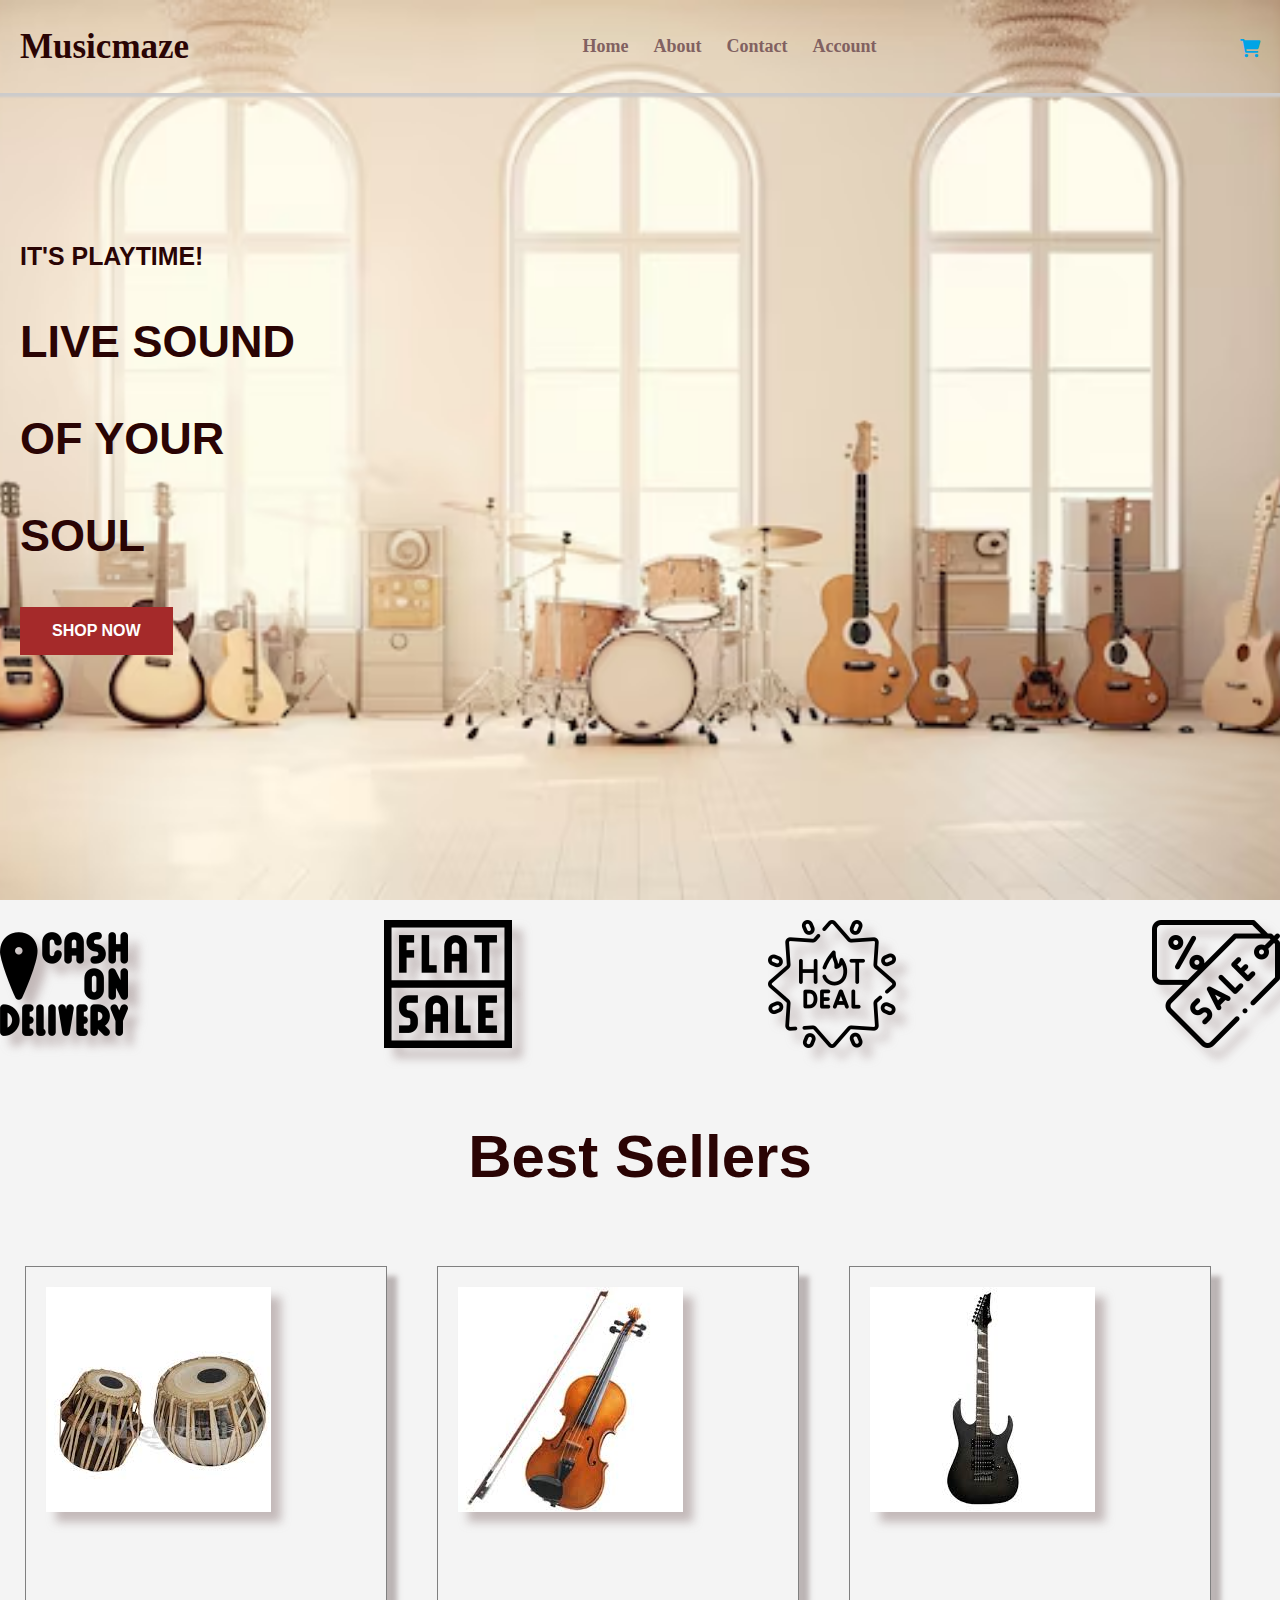
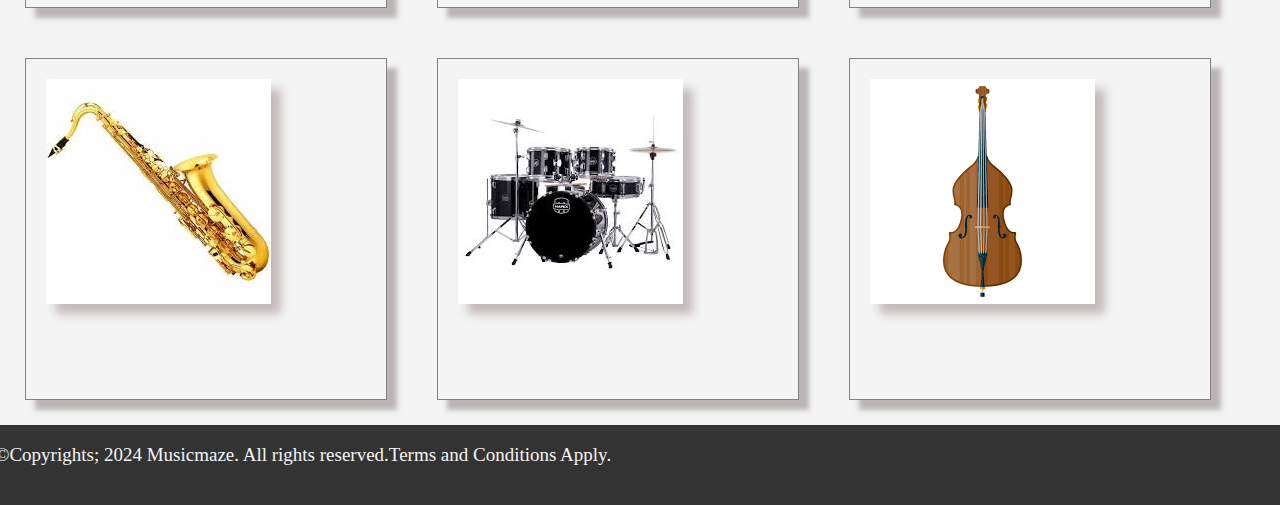
<file: music store/index.html>
<!DOCTYPE html>
<html>
<head>
    <meta charset="UTF-8">
    <meta http-equiv="X-UA-Compatible" content="IE=edge">
    <meta name="viewport" content="width=device-width,initial-scale=1.0">
    <title>Music maze</title>
    <link rel="stylesheet" type="text/css" href="style.css">
    <link rel="stylesheet" href="https://cdnjs.cloudflare.com/ajax/libs/font-awesome/6.0.0-beta3/css/all.min.css">

</head>

<body>
    <header>
  <div class="background-image">
<nav class="navbar">
  <div class="navdiv">
    <div class="logo"><a href="#">Musicmaze</a></div>
<ul class="menu">
  <li><a href="index.html">Home</a></li>
  <li><a href="about.html">About</a></li>
  <li><a href="contact.html">Contact</a></li>
  <li><a href="login.html">Account</a></li>  
</ul>

<a href="cart.html" class="cart-icon"><i class="fas fa-shopping-cart"></i></a>
  </div>
</div>
</nav>
</div>
</header>
<main>
  <div class="b-text">
  <h5>It's playtime!</h5><h2><p>live sound </p><P>of your</p><p> soul</p></h2>
  <a href="products.html" class="button">Shop now</a>
  </div>
  <div class="ico-img">
    <div class="product-card">
      <img src="images/cod.png" alt="image1">
    </div>
    <div class="product-card">
        <img src="images/sale.png" alt="image2">
    </div>
    <div class="product-card">
        <img src="images/deals.png" alt="image3">
    </div>
    <div class="product-card">
        <img src="images/discount.png" alt="image4">
    </div>
  </div>
  <div id="heading-blocks">
    <h2>Best Sellers</h2>
</div>
<div class="prod-container">

    <div class="prod-box">
        
              <img src="images/tabla.jpeg" alt="image1">
            
          </p>
    
        <div class="prod-trans">
            <div class="prod-feature">
                <p>Tabla</p>
                <p style="color:#00a4e6; font-weight:bold;">Price : ₹4,500</p>
                <input type="button" value="16% OFF">
            </div>
        </div>
    </div>

    <div class="prod-box">
          <img src="images/violin.jpeg"  alt="image1">
        
      </p>
        <div class="prod-trans">
            <div class="prod-feature">
                <p>Violin</p>
                <p style="color:#00a4e6; font-weight:bold;">Price : ₹11,999</p>
                <input type="button" value="12% OFF">
            </div>
        </div>
    </div>

    <div class="prod-box">
      
          <img src="images/guitar electric.jpeg"  alt="image1">
        
      </p>
        <div class="prod-trans">
            <div class="prod-feature">
                <p>Electric Guitar</p>
                <p style="color:#00a4e6; font-weight:bold;">Price : ₹18,500</p>
                <input type="button" value="22% OFF">
            </div>
        </div>
    </div>

    <div class="prod-box">
      
          <img src="images/saxophones.jpeg"  alt="image">
        
      </p>
        <div class="prod-trans">
            <div class="prod-feature">
                <p>Saxophones</p>
                <p style="color:#00a4e6; font-weight:bold;">Price : 6,500</p>
                <input type="button" value="15% OFF">
            </div>
        </div>
    </div>

    <div class="prod-box">
      
          <img src="images/black drums.jpeg"  alt="image">
      
      </p>
        <div class="prod-trans">
            <div class="prod-feature">
                <p>Black Drums</p>
                <p style="color:#00a4e6; font-weight:bold;">Price : ₹6,999</p>
                <input type="button" value="20% OFF">
            </div>
        </div>
    </div>

    <div class="prod-box">
     
          <img src="images/doublebaaass.png"  alt="image">
        <div class="prod-trans">
            <div class="prod-feature">
                <p>Double bass</p>
                <p style="color:#00a4e6; font-weight:bold;">Price : ₹9,500</p>
                <input type="button" value="33% OFF">
            </div>
        </div>
    </div>   
  </main>
  <footer>
  <p>&copyCopyrights; 2024 Musicmaze. All rights reserved.</p>
  <p>Terms and Conditions Apply.</p>
  </footer>
</body>
  </html>
</file>
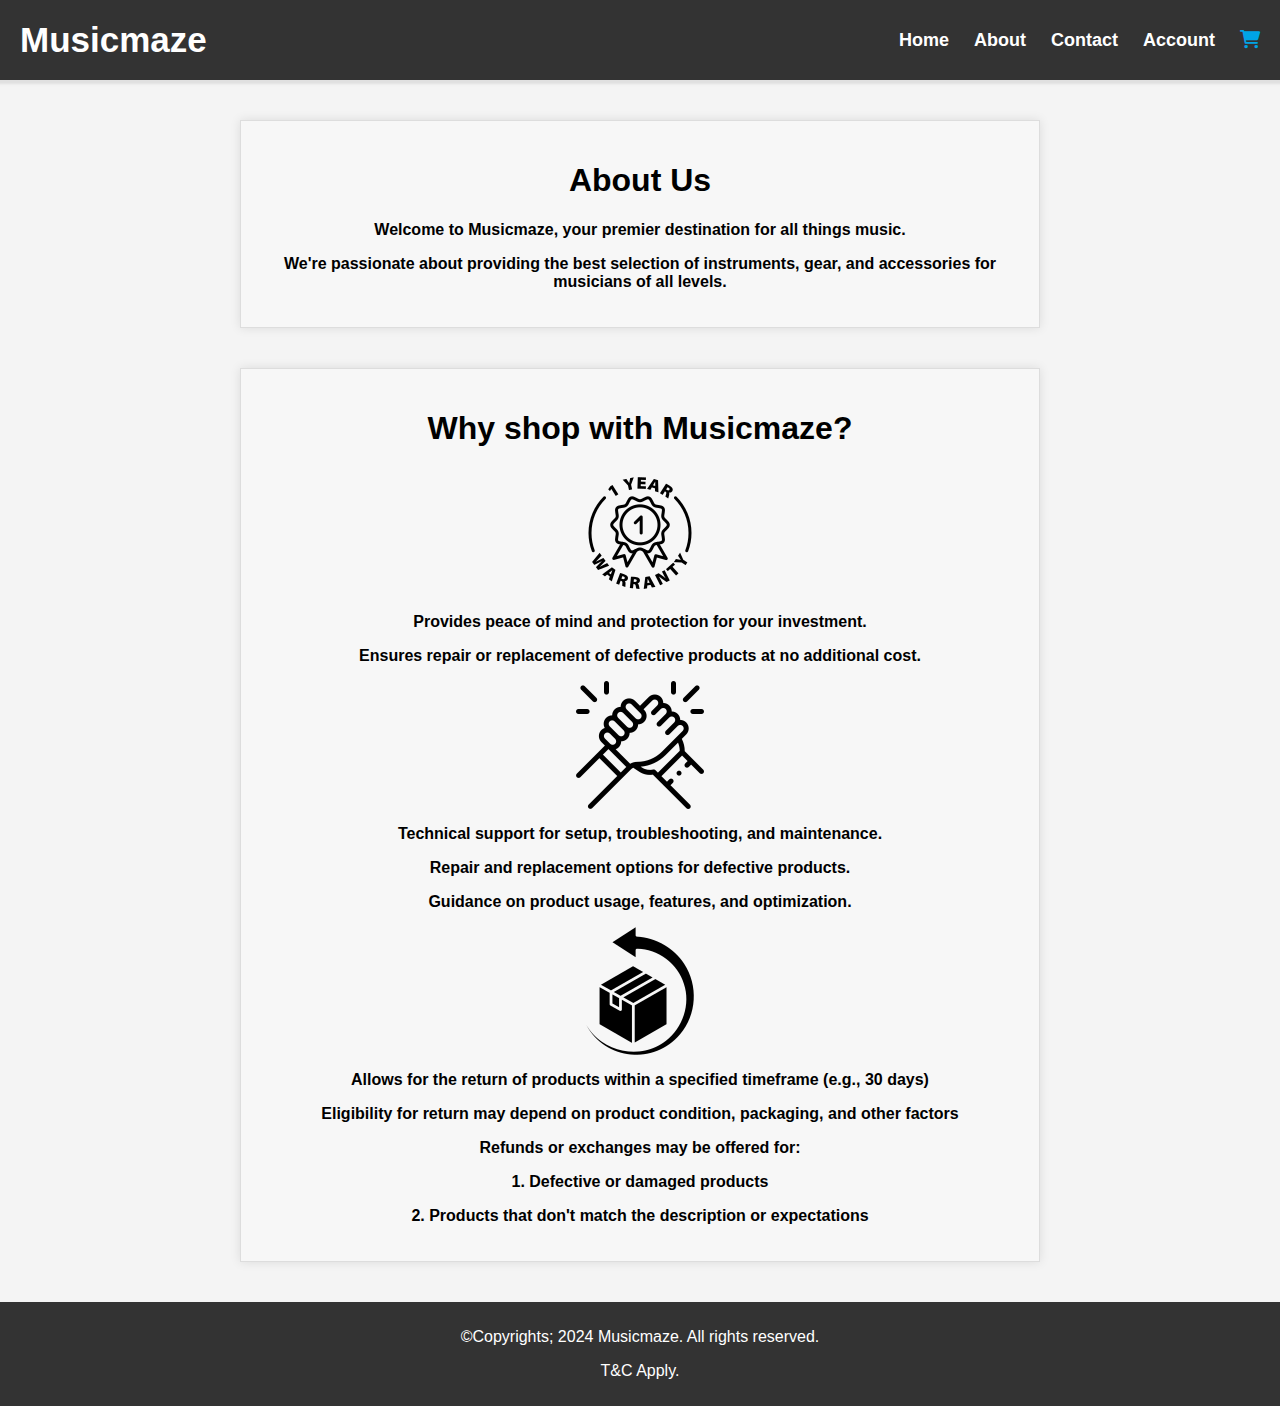
<file: music store/about.html>
<!DOCTYPE html>
<html>
<head>
    <meta charset="UTF-8">
    <meta http-equiv="X-UA-Compatible" content="IE=edge">
    <meta name="viewport" content="width=device-width,initial-scale=1">
    <title>Music maze</title>
    <link rel="stylesheet" type="text/css" href="about.css">
    <link rel="stylesheet" href="https://cdnjs.cloudflare.com/ajax/libs/font-awesome/6.0.0-beta3/css/all.min.css">
</head>
<body>
    <header>
<nav class="navbar">
  <div class="navdiv">
    <div class="logo"><a href="#">Musicmaze</a></div>
<ul class="menu">
  <li><a href="index.html">Home</a></li>
  <li><a href="about.html">About</a></li>
  <li><a href="contact.html">Contact</a></li>
  <li><a href="login.html">Account</a></li>  
  <a href="cart.html" class="cart-icon"><i class="fas fa-shopping-cart"></i></a>
</ul>
  </div>
</div>
</nav>
</header>
<section class="about-section">
  <div class="text">
    <h1>About Us</h1>
    <p>Welcome to Musicmaze, your premier destination for all things music.</p>
    <p>We're passionate about providing the best selection of instruments, gear, and accessories for musicians of all levels.</p>
    </div>
    </section>
    <div class="details">
    <h1>Why shop with Musicmaze? </h1>
    <img src="images/warranty.png" alt="warranty">
    <p>Provides peace of mind and protection for your investment.</p>
    <p>Ensures repair or replacement of defective products at no additional cost.</p>
    <img src="images/support.png" alt="support">
    <p>Technical support for setup, troubleshooting, and maintenance.</p>
    <p>  Repair and replacement options for defective products.</p>
      <p>Guidance on product usage, features, and optimization.</p>
      <img src="images/return.png" alt="return">
      <p>Allows for the return of products within a specified timeframe (e.g., 30 days)</p>
       <p> Eligibility for return may depend on product condition, packaging, and other factors</p>
       <p> Refunds or exchanges may be offered for:</p>
       <p>1. Defective or damaged products</p>
        <p>2. Products that don't match the description or expectations</p>
        </div>
        <footer>
    <p>&copyCopyrights; 2024 Musicmaze. All rights reserved.</p>
    <p>T&C Apply.</p>
</footer>
        </body>
        </html>
</file>
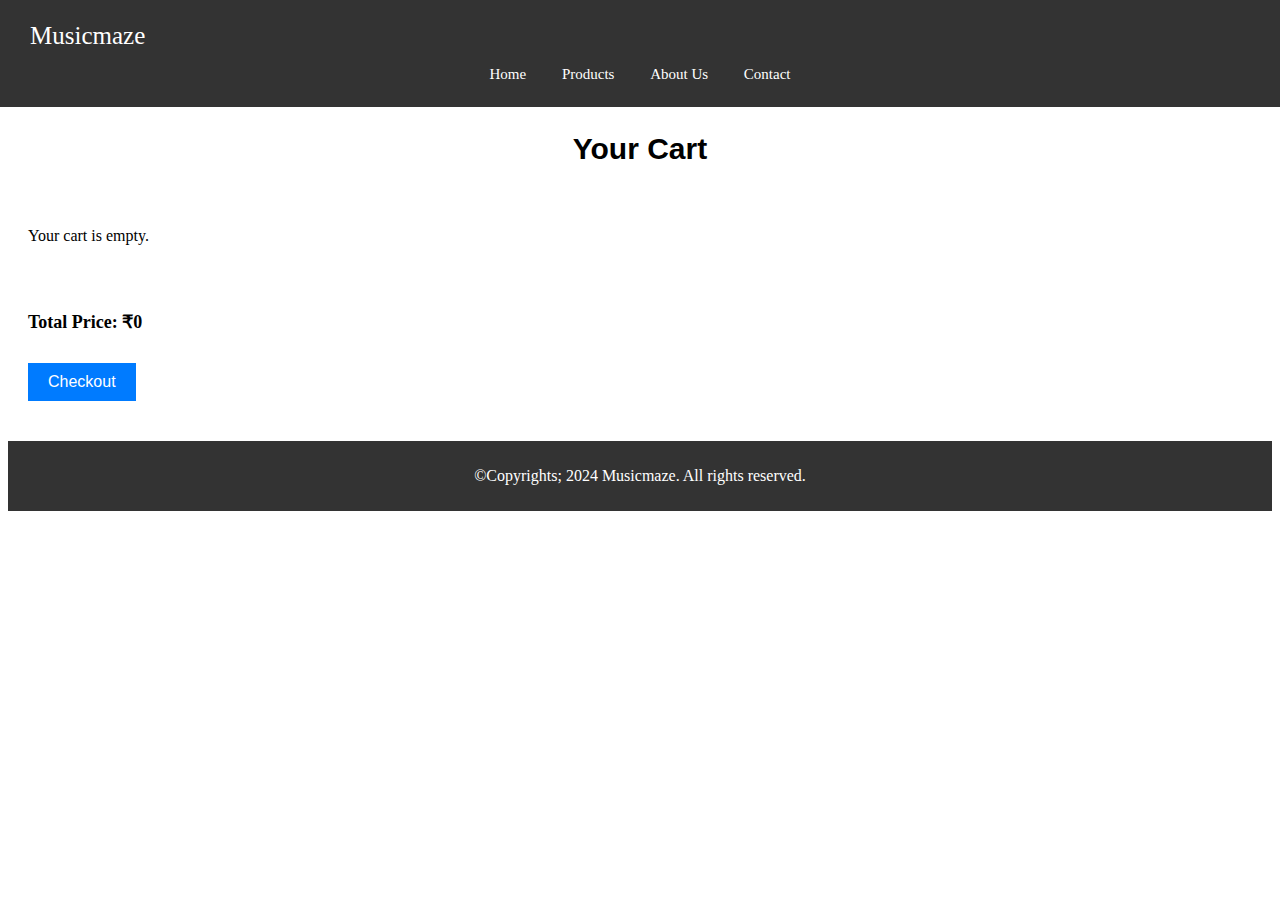
<file: music store/cart.html>
<!DOCTYPE html>
<html lang="en">
<head>
    <meta charset="UTF-8">
    <meta name="viewport" content="width=device-width, initial-scale=1.0">
    <title>Shopping Cart</title>
    <link rel="stylesheet" href="cart.css">
</head>
<body>
    <nav class="navbar">
        <div class="logo"><a href="#">Musicmaze</a></div>
        <a href="index.html">Home</a>
        <a href="products.html">Products</a>
        <a href="about.html">About Us</a>
        <a href="contact.html">Contact</a>
         </nav>
   <h2>Your Cart</h2>
    <div id="cart-items" class="cart-items-container">
        <!-- Cart items will be dynamically added here -->
    </div>
    <div id="total-price" class="total-price">
        <!-- Total price will be displayed here -->
    </div>
    <form action="pay.html">
    <button  id="checkout" class="checkout-btn">Checkout</button>
    </form>

    <script src="cart.js"></script>
    <footer>
        <p>&copyCopyrights; 2024 Musicmaze. All rights reserved.</p>
    </footer>
</body>
</html>
</file>
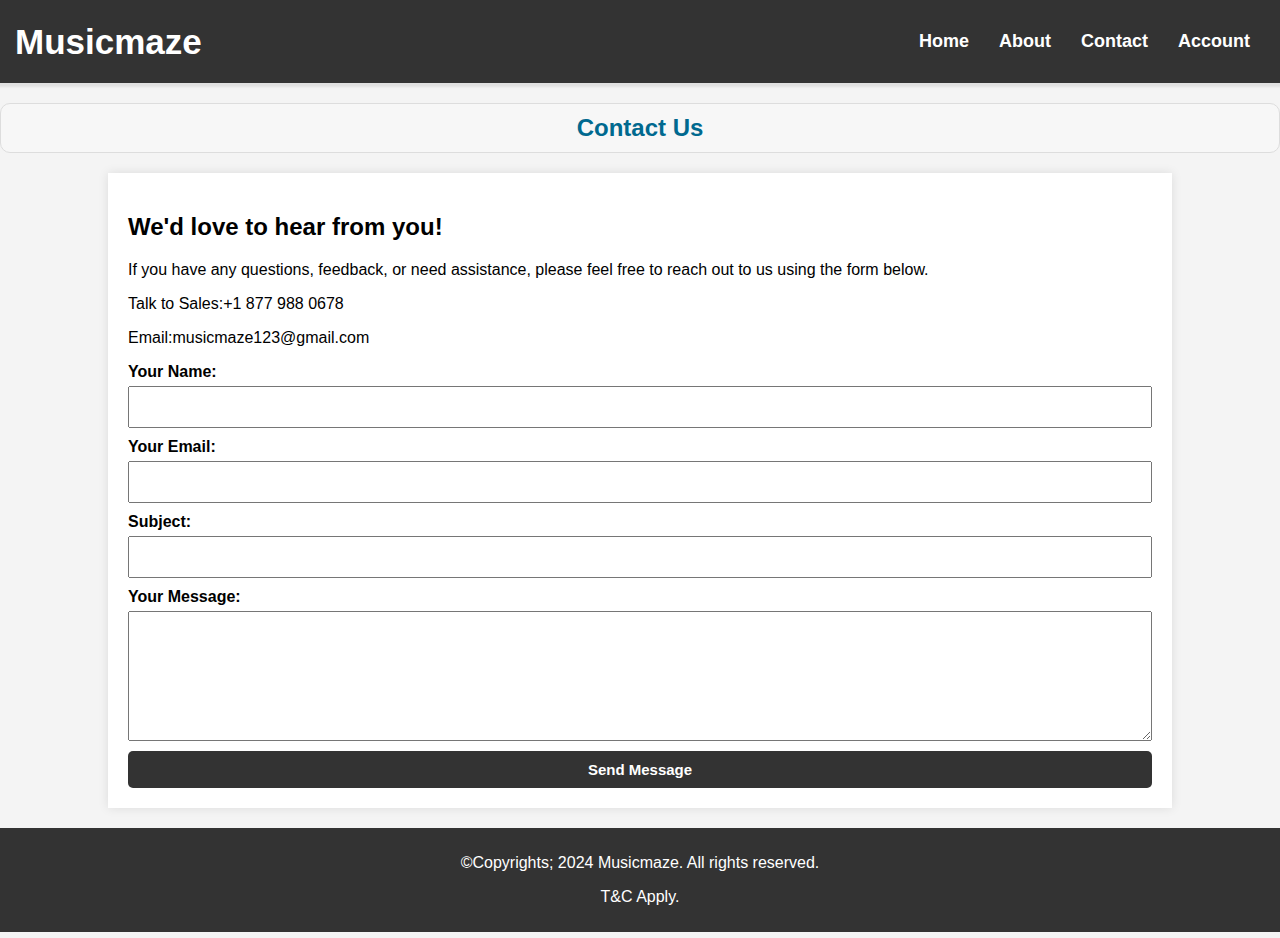
<file: music store/contact.html>
<!DOCTYPE html>
<html lang="en">
<head>
    <meta charset="UTF-8">
    <meta http-equiv="X-UA-Compatible" content="IE=edge">
    <meta name="viewport" content="width=device-width, initial-scale=1.0">
    <title>Contact Us - Your eCommerce Site</title>
    <link rel="stylesheet" type="text/css" href="contact.css">
    
</head>
<body>

<header>
    <nav class="navbar">
        <div class="navdiv">
          <div class="logo"><a href="#">Musicmaze</a></div>
      <ul class="menu">
        <li><a href="index.html">Home</a></li>
        <li><a href="about.html">About</a></li>
        <li><a href="contact.html">Contact</a></li>
        <li><a href="login.html">Account</a></li>  
      </ul>
        </div>
      </div>
</header>
<h1> Contact Us</h1>
<div class="container">
    <h2>We'd love to hear from you!</h2>
    <p>If you have any questions, feedback, or need assistance, please feel free to reach out to us using the form below.</p>
    <p>Talk to Sales:+1 877 988 0678 </p>
    <p>Email:musicmaze123@gmail.com</p>
    
    <form class="contact-form" action="/submit_form" method="POST">
        <label for="name">Your Name:</label>
        <input type="text" id="name" name="name" required>
        
        <label for="email">Your Email:</label>
        <input type="email" id="email" name="email" required>
        
        <label for="subject">Subject:</label>
        <input type="text" id="subject" name="subject" required>
        
        <label for="message">Your Message:</label>
        <textarea id="message" name="message" rows="6" required></textarea>
        
        <button type="submit">Send Message</button>
    </form>
</div>

<footer>
    <p>&copyCopyrights; 2024 Musicmaze. All rights reserved.</p>
    <p>T&C Apply.</p>
</footer>

</body>
</html>
</file>
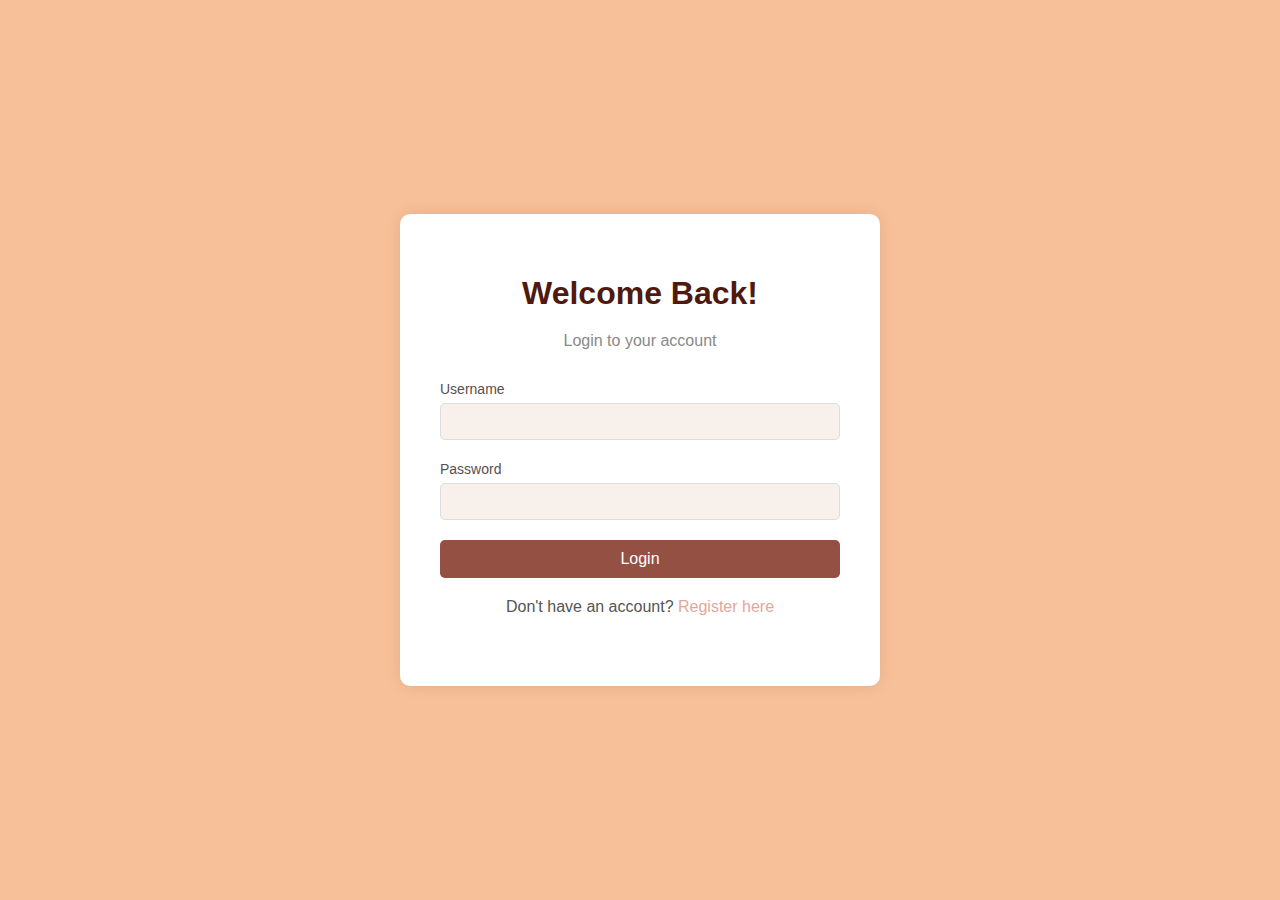
<file: music store/login.html>
<!DOCTYPE html>
<html lang="en">
<head>
    <meta charset="UTF-8">
    <meta http-equiv="X-UA-Compatible" content="IE=edge">
    <meta name="viewport" content="width=device-width, initial-scale=1.0">
    <title>Login page</title>
    <link rel="stylesheet" href="login.css">
</head>
<body>
    <div class="login-container">
        <h1>Welcome Back!</h1>
        <p>Login to your account</p>
        <form action="index.html">
            <div class="input-group">
                <label for="username">Username</label>
                <input type="text" id="username" name="username" required>
            </div>
            <div class="input-group">
                <label for="password">Password</label>
                <input type="password" id="password" name="password" required>
            </div>
            <div class="input-group">
                <button type="submit">Login</button>
            </div>
            <p class="register">Don't have an account? <a href="register.html">Register here</a></p>
        </form>
    </div>
</body>
</html>
</file>
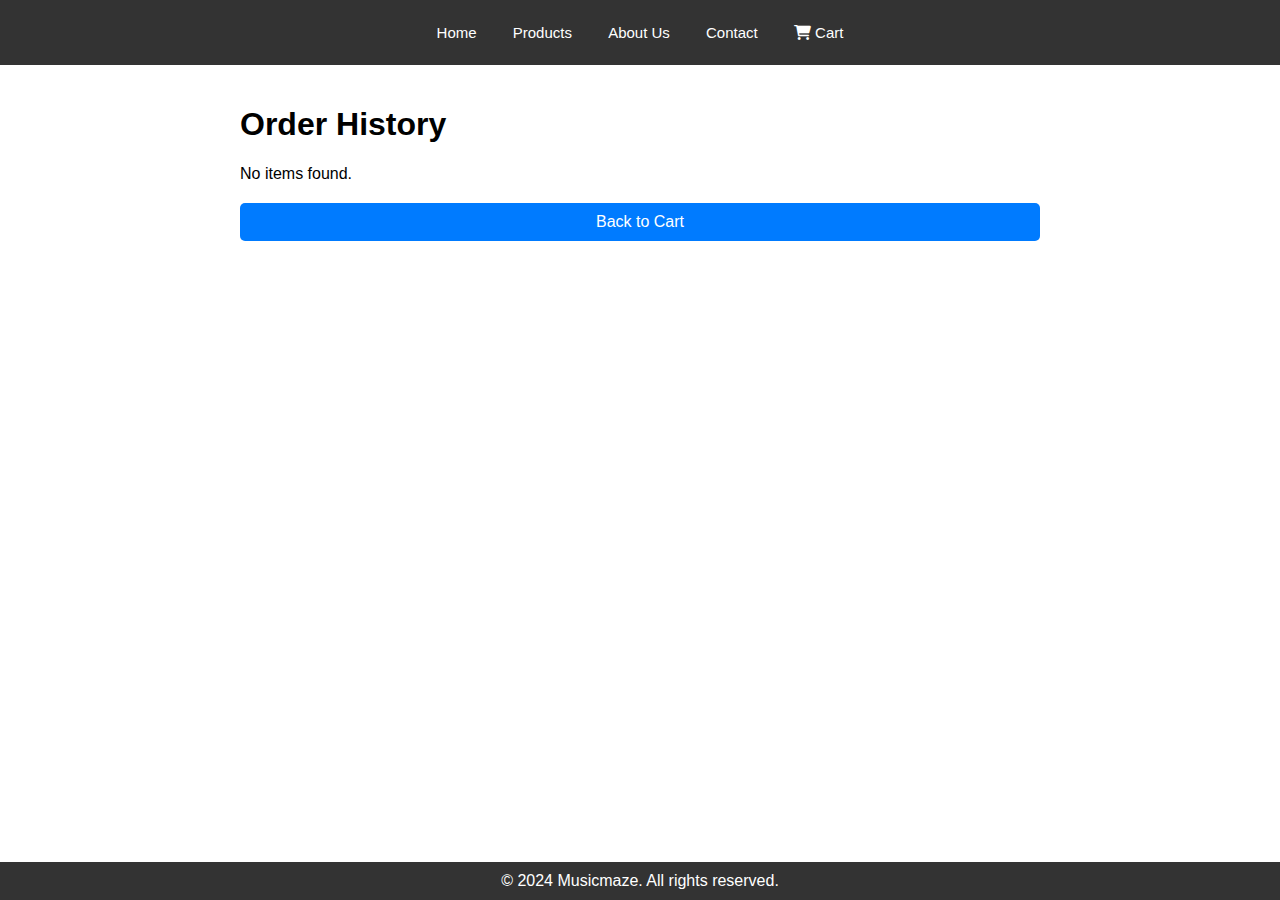
<file: music store/order.html>
<!DOCTYPE html>
<html lang="en">
<head>
    <meta charset="UTF-8">
    <meta name="viewport" content="width=device-width, initial-scale=1.0">
    <title>Order History</title>
    <link rel="stylesheet" href="https://cdnjs.cloudflare.com/ajax/libs/font-awesome/6.0.0-beta3/css/all.min.css">
    <style>
        body {
            font-family: Arial, sans-serif;
            margin: 0;
            padding: 0;
        }
        .navbar {
            background-color: #333;
            padding: 1rem;
            color: #fff;
            text-align: center;
            font-size: 15px;
        }
        .navbar a {
            color: #fff;
            text-decoration: none;
            padding: 0.5rem 1rem;
            display: inline-block;
        }
        .navbar a:hover {
            background-color: #575757;
        }
        .container {
            max-width: 800px;
            margin: auto;
            padding: 20px;
        }
        .order-item {
            border-bottom: 1px solid #ddd;
            padding: 10px 0;
            display: flex;
            align-items: center;
        }
        .order-item img {
            width: 100px;
            height: auto;
            margin-right: 20px;
        }
        .order-item-details {
            flex: 1;
        }
        .order-item h3 {
            margin: 0;
        }
        .order-item p {
            margin: 5px 0;
        }
        .order-item .price {
            font-weight: bold;
        }
        .order-item .delivery-info {
            color: #555;
        }
        .back-to-cart {
            display: block;
            text-align: center;
            padding: 10px;
            background-color: #007bff;
            color: #fff;
            text-decoration: none;
            border-radius: 5px;
            margin-top: 20px;
        }
        .back-to-cart:hover {
            background-color: #0056b3;
        }
        footer {
            background-color: #333;
            color: #fff;
            text-align: center;
            padding: 10px 0;
            position: fixed;
            width: 100%;
            bottom: 0;
        }
        footer p {
            margin: 0;
        }
        @media (max-width: 768px) {
            .order-item img {
                width: 80px;
            }
        }

        @media (max-width: 450px) {
            .order-item img {
                width: 60px;
            }
            .order-item {
                flex-direction: column;
                align-items: flex-start;
            }
            .order-item img {
                margin-right: 0;
                margin-bottom: 10px;
            }
        }
    </style>
</head>
<body>
    <nav class="navbar">
        <a href="index.html">Home</a>
        <a href="products.html">Products</a>
        <a href="about.html">About Us</a>
        <a href="contact.html">Contact</a>
        <a href="cart.html" class="cart-icon"><i class="fas fa-shopping-cart"></i> Cart</a>
    </nav>

    <div class="container">
        <h1>Order History</h1>
        <div id="order-list">
            <!-- Order items will be dynamically inserted here -->
        </div>
        <a href="cart.html" class="back-to-cart">Back to Cart</a>
    </div>

    <script>
        document.addEventListener('DOMContentLoaded', () => {
            const orderItems = JSON.parse(localStorage.getItem('orderItems')) || [];
            const orderList = document.getElementById('order-list');

            if (orderItems.length === 0) {
                orderList.innerHTML = '<p>No items found.</p>';
                return;
            }

            orderItems.forEach(item => {
                const orderItem = document.createElement('div');
                orderItem.className = 'order-item';

                orderItem.innerHTML = `
                    <img src="${item.image}" alt="${item.name}">
                    <div class="order-item-details">
                        <h3>${item.name}</h3>
                        <p class="price">${item.price}</p>
                        <p class="delivery-info">Order will be delivered within 4 days.</p>
                    </div>
                `;

                orderList.appendChild(orderItem);
            });
        });
    </script>
     <footer>
        <p>&copy; 2024 Musicmaze. All rights reserved.</p>
    </footer>
</body>
</html>
</file>
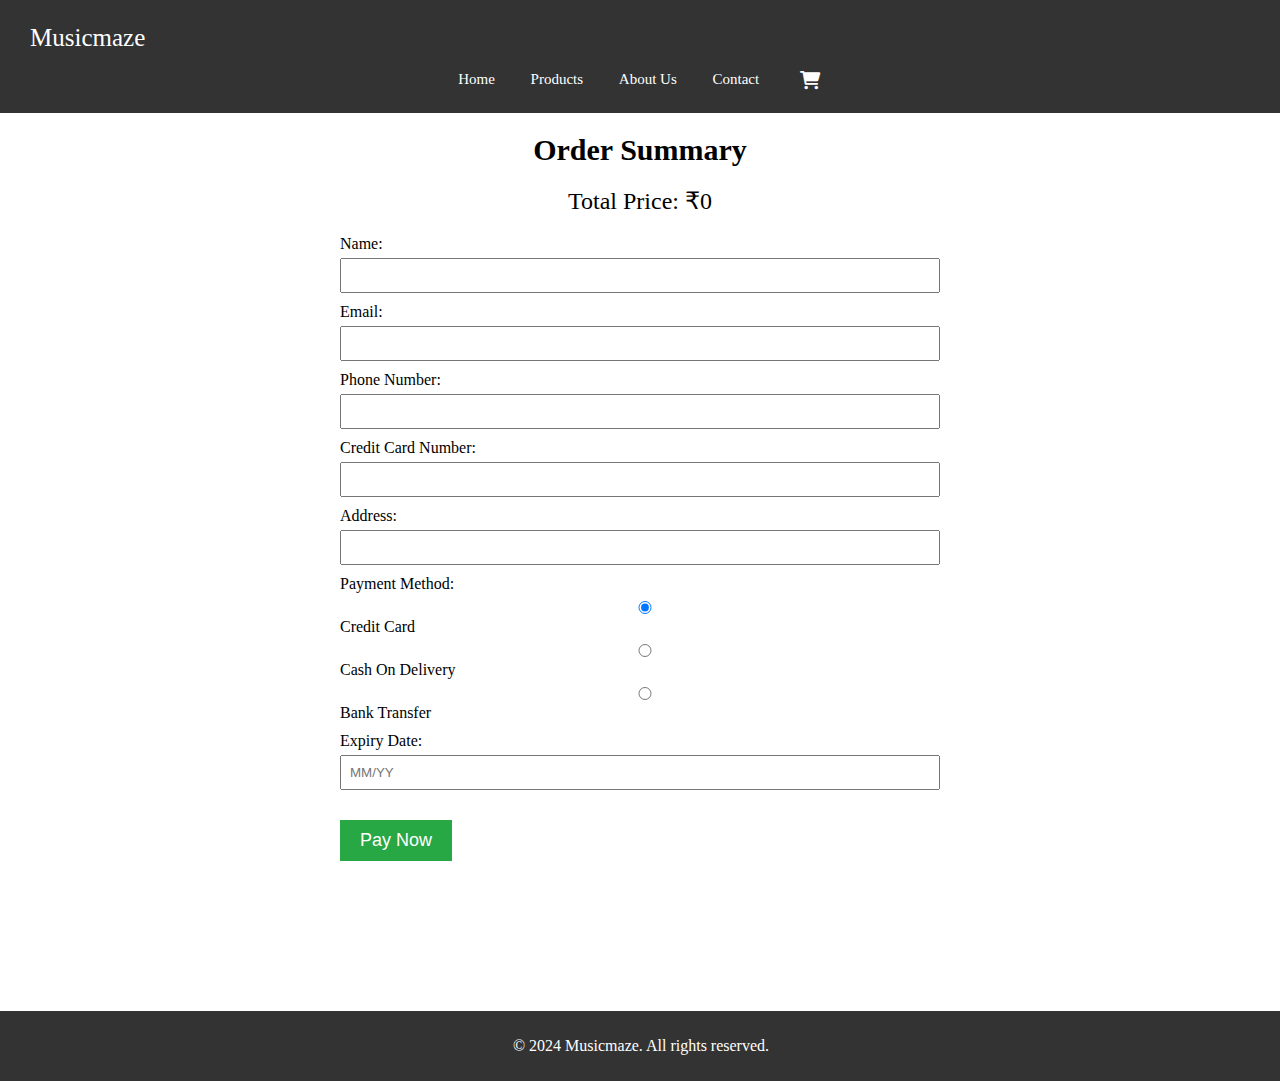
<file: music store/pay.html>
<!DOCTYPE html>
<html lang="en">
<head>
    <meta charset="UTF-8">
    <meta name="viewport" content="width=device-width, initial-scale=1.0">
    <link rel="stylesheet" href="https://cdnjs.cloudflare.com/ajax/libs/font-awesome/6.0.0-beta3/css/all.min.css">
    <title>Payment Page</title>
    <style>
        h1 {
            text-align: center;
            font-size: 30px;
        }
        .container {
            max-width: 600px;
            margin: auto;
        }
        .total-price {
            font-size: 24px;
            margin: 20px 0;
            text-align: center;
        }
        .form-group {
            margin: 10px 0;
            text-align: left;
        }
        .form-group label {
            display: block;
            margin-bottom: 5px;
        }
        .form-group input {
            width: 100%;
            padding: 8px;
            box-sizing: border-box;
        }
        .pay-btn {
            padding: 10px 20px;
            background-color: #28a745;
            color: #fff;
            border: none;
            cursor: pointer;
            font-size: 18px;
            margin-top: 20px;
        }
        .pay-btn:hover {
            background-color: #218838;
        }
        /* Popup Styles */
        .popup-overlay {
            display: none;
            position: fixed;
            top: 0;
            left: 0;
            width: 100%;
            height: 100%;
            background: rgba(0, 0, 0, 0.5);
            z-index: 1000;
            justify-content: center;
            align-items: center;
        }
        .popup-content {
            background: #fff;
            padding: 20px;
            border-radius: 8px;
            text-align: center;
            max-width: 400px;
            width: 100%;
        }
        .popup-content h2 {
            margin: 0 0 20px 0;
        }
        .popup-content button {
            padding: 10px 20px;
            background-color: #007bff;
            color: #fff;
            border: none;
            cursor: pointer;
            font-size: 16px;
        }
        .popup-content button:hover {
            background-color: #0056b3;
        }
        .navbar {
            background-color: #333;
            padding: 1rem;
            color: #fff;
            text-align: center;
            font-size: 15px;
            margin-top: -8px;
            margin-right: -8px;
            margin-left: -10px;
        }
        .navbar a {
            color: #fff;
            text-decoration: none;
            padding: 0.5rem 1rem;
            display: inline-block;
        }
        .navbar a:hover {
            background-color: #575757;
        }
        .navbar .logo {
            text-align: left;
            font-size: 25px;
        }
        .cart-icon {
            margin-left: 5px;
            font-size: 18px;
            color: #00a4e6;
            text-decoration: none;
        }
        .cart-icon i {
            display: inline-block;
            vertical-align: middle;
        }
        footer {
            background-color: #333;
            color: #fff;
            text-align: center;
            padding: 10px 0;
            margin-top: 150px;
            margin-bottom: -10px;
            margin-left: -8px;
            margin-right: -10px;
        }
        @media (max-width: 991px) {
            html {
                font-size: 85%;
            }
        }
        @media (max-width: 768px) {
            .products-preview .preview img {
                height: 25rem;
            }
        }
        @media (max-width: 450px) {
            html {
                font-size: 50%;
            }
        }
    </style>
</head>
<body>
    <nav class="navbar">
        <div class="logo"><a href="#">Musicmaze</a></div>
        <a href="index.html">Home</a>
        <a href="products.html">Products</a>
        <a href="about.html">About Us</a>
        <a href="contact.html">Contact</a>
        <a href="cart.html" class="cart-icon"><i class="fas fa-shopping-cart"></i></a>
    </nav>
    <h1>Order Summary</h1>
    <div class="container">
        <div class="total-price">Total Price: ₹0</div>
        
        <form id="payment-form">
            <div class="form-group">
                <label for="name">Name:</label>
                <input type="text" id="name" name="name" required>
            </div>
            <div class="form-group">
                <label for="email">Email:</label>
                <input type="email" id="email" name="email" required>
            </div>
            <div class="form-group">
                <label for="phone">Phone Number:</label>
                <input type="tel" id="phone" name="phone" required>
            </div>
            <div class="form-group">
                <label for="card-number">Credit Card Number:</label>
                <input type="text" id="card-number" name="card-number" required>
            </div>
            <div class="form-group">
               <label for="address">Address:</label>
               <input type="text" id="address" name="address" required>
           </div>
           <div class="form-group">
               <label>Payment Method:</label>
               <div>
                   <label><input type="radio" name="payment-method" value="credit-card" checked> Credit Card</label>
                   <label><input type="radio" name="payment-method" value="cash on delivery"> Cash On Delivery</label>
                   <label><input type="radio" name="payment-method" value="bank-transfer"> Bank Transfer</label>
               </div>
           </div>
            <div class="form-group">
                <label for="expiry-date">Expiry Date:</label>
                <input type="text" id="expiry-date" name="expiry-date" placeholder="MM/YY" required>
            </div>
            <button type="submit" class="pay-btn">Pay Now</button>
        </form>
    </div>

    <!-- Popup -->
    <div class="popup-overlay" id="popup-overlay">
        <div class="popup-content">
            <h2>Payment Successful!</h2>
            <p>Thank you for your purchase. Your payment has been processed successfully.</p>
            <button id="close-popup">Close</button><br>
            <form action="order.html">
                <button type="submit">Order History</button>
            </form>
        </div>
    </div>
    
    <script>
        document.addEventListener('DOMContentLoaded', () => {
            const totalPriceContainer = document.querySelector('.total-price');
            const totalPrice = localStorage.getItem('totalPrice') || '₹0';
            totalPriceContainer.textContent = `Total Price: ${totalPrice}`;

            const paymentForm = document.getElementById('payment-form');
            const popupOverlay = document.getElementById('popup-overlay');
            const closePopupButton = document.getElementById('close-popup');

            const cartItems = JSON.parse(localStorage.getItem('cart')) || [];
            const products = {
            'p-1': { name: 'Acoustic Guitar', image: 'images/guitar acoustic.jpeg', price: '₹15,000' },
            'p-2': { name: 'Sitar',           image: 'images/sitar.jpeg',          price: '₹5,000' },
            'p-3': { name: 'Bass Guitar',     image: 'images/guitars bass.png',    price: '₹36,999' },
            'p-4': { name: 'Tabla',           image: 'images/tabla.jpeg',           price: '₹3,999' },
            'p-5': { name: 'Double Bass',     image: 'images/doublebaaass.png',     price: '₹11,899' },
            'p-6': { name: 'Electric Guitar', image: 'images/guitar electric.jpeg', price: '₹25,000' },
            'p-7': { name: 'Piano',           image: 'images/piano.jpeg',          price: '₹35,000' },
            'p-8': { name: 'Saxophones',      image: 'images/saxophones.jpeg',    price: '₹12,000' },
            'p-9': { name: 'Drums',           image: 'images/drums.jpeg',         price: '₹9,300' },
            'p-10': { name: 'Black Drums',    image: 'images/black drums.jpeg',   price: '₹13,200' },
            'p-11': { name: 'Violin',         image: 'images/violin.jpeg',        price: '₹25,000' },
            'p-12': { name: 'Portable Piano', image: 'images/portable piano.png', price: '₹22,999' },
            'p-13': { name: 'Flute',          image: 'images/flute.png',          price: '₹1,999' },
            'p-14': { name: 'Cellos',        image: 'images/cellooss.jpeg',       price: '₹9,899' },
            'p-15': { name: 'Xylophone',     image: 'images/Xylophone.png',       price: '₹14,641' }
        };
        
        
            const orderItems = cartItems.map(productId => products[productId]);
            localStorage.setItem('orderItems', JSON.stringify(orderItems));
            paymentForm.addEventListener('submit', (event) => {
                event.preventDefault(); // Prevent default form submission
                popupOverlay.style.display = 'flex'; // Show the popup
            });

            closePopupButton.addEventListener('click', () => {
                popupOverlay.style.display = 'none'; // Hide the popup
                window.location.href = 'products.html'; // Redirect to home page or any other page after payment
            });
        });
    </script>
    <footer>
        <p>&copy; 2024 Musicmaze. All rights reserved.</p>
    </footer>
</body>
</html>
</file>
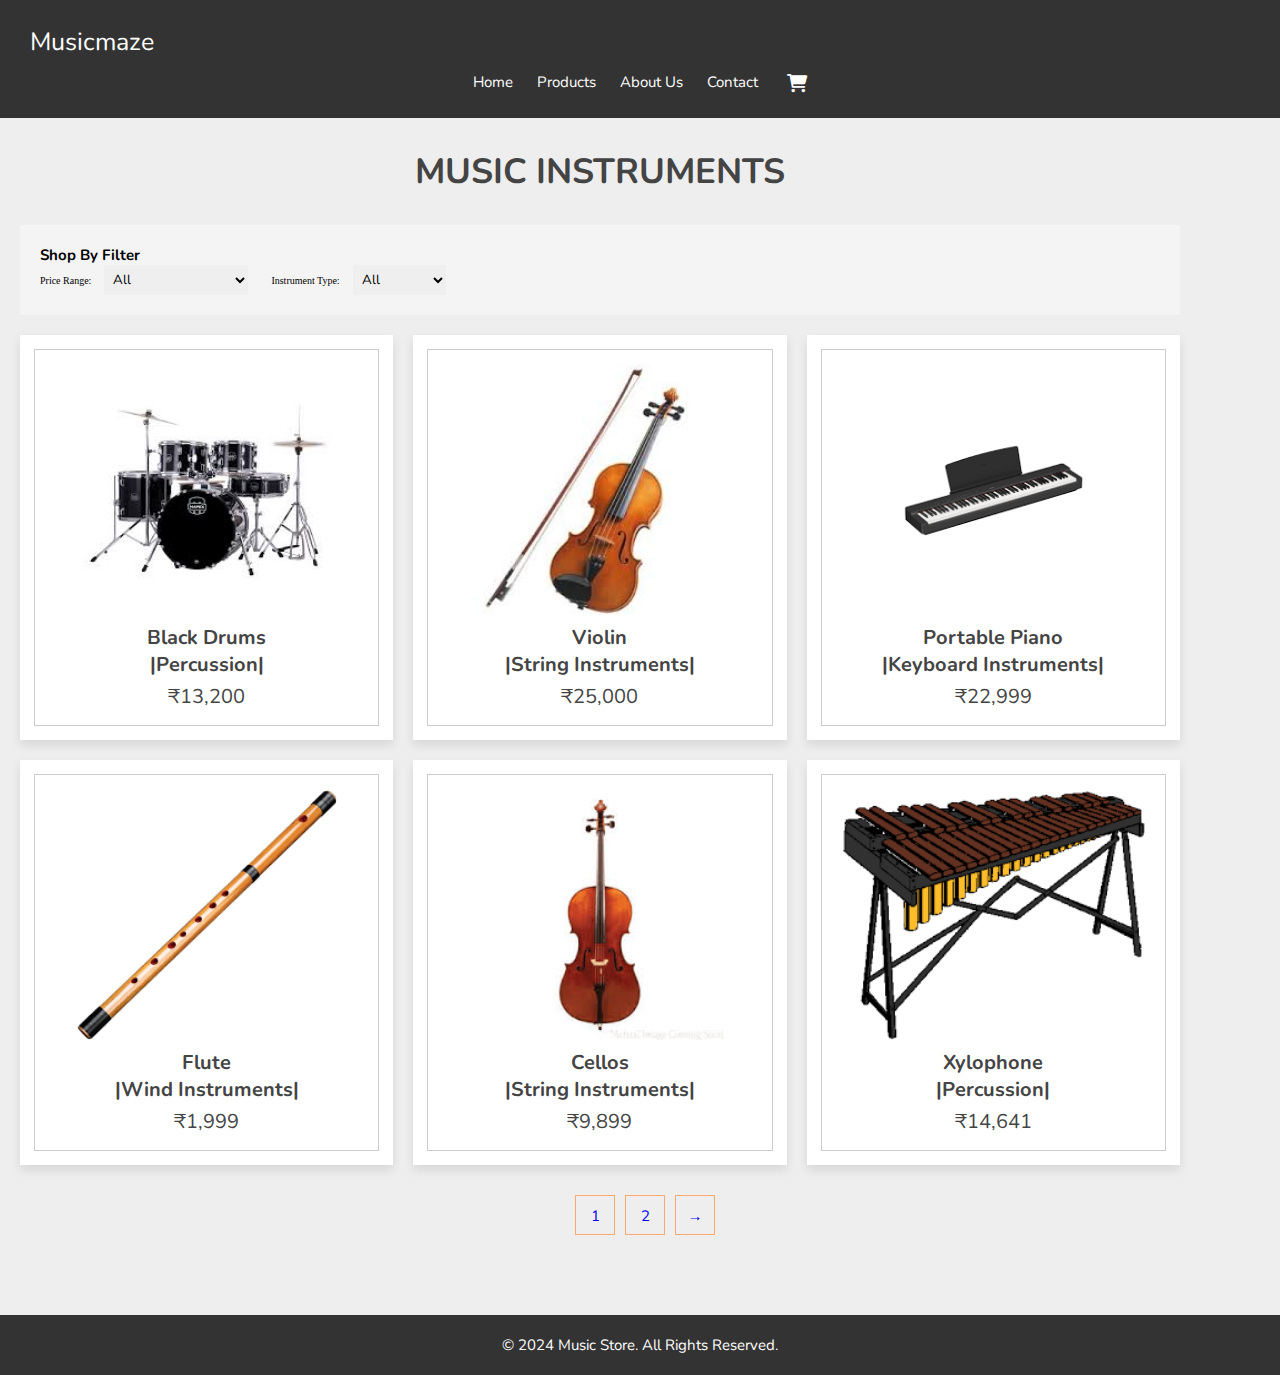
<file: music store/product2.html>
<!DOCTYPE html>
<html lang="en">
<head>
   <meta charset="UTF-8">
   <meta http-equiv="X-UA-Compatible" content="IE=edge">
   <meta name="viewport" content="width=device-width, initial-scale=1.0">
   
   <!-- font awesome cdn link  -->
   <link rel="stylesheet" href="https://cdnjs.cloudflare.com/ajax/libs/font-awesome/5.15.4/css/all.min.css">
   <link rel="stylesheet" href="https://cdnjs.cloudflare.com/ajax/libs/font-awesome/6.0.0-beta3/css/all.min.css">
   <!-- custom css file link  -->
   <link rel="stylesheet" href="product.css">
   <!-- custom js file link  -->
   <script src="products.js" defer></script>
    
  <body>
      <nav class="navbar">
      <div class="logo"><a href="#">Musicmaze</a></div>
      <a href="index.html">Home</a>
      <a href="products.html">Products</a>
      <a href="about.html">About Us</a>
      <a href="contact.html">Contact</a>
      <a href="cart.html" class="cart-icon"><i class="fas fa-shopping-cart"></i></a>
       </nav>
   
   <div class="container">
   <h3 class="title"> Music Instruments </h3>
   <div class="filter-container">
      <h2>Shop by Filter</h2>
      <label for="price-range">Price Range:</label>
      <select id="price-range" onchange="filterProducts()">
         <option value="all">All</option>
         <option value="0-5000">₹0 - ₹5,000</option>
         <option value="5000-15000">₹5,000 - ₹15,000</option>
         <option value="15000-30000">₹15,000 - ₹30,000</option>
         <option value="30000-50000">₹30,000 - ₹50,000</option>
      </select>
      
      <label for="instrument-type">Instrument Type:</label>
      <select id="instrument-type" onchange="filterProducts()">
         <option value="all">All</option>
         <option value="string">String</option>
         <option value="keyboard">Keyboard</option>
         <option value="wind">Wind</option>
         <option value="folk">Folk</option>
         <option value="percussion">Percussion</option>
      </select>
   </div>

   <div class="products-container">

      <div class="product" data-name="p-10">
         <img src="images/black drums.jpeg" alt="image">
         <h3>Black Drums
            <p>|Percussion|</p>
         </h3>
         <div class="price">₹13,200</div>
      </div>

      <div class="product" data-name="p-11">
         <img src="images/violin.jpeg" alt="image">
         <h3>Violin
            <p>|String Instruments|</p>
         </h3>
         <div class="price">₹25,000</div>
      </div>

      <div class="product" data-name="p-12">
         <img src="images/portable piano.png" alt="image">
         <h3>Portable Piano
            <p>|Keyboard Instruments|</p>
         </h3>
         <div class="price">₹22,999</div>
      </div>

      <div class="product" data-name="p-13">
         <img src="images/flute.png" alt="image">
         <h3>Flute
            <p>|Wind Instruments|</p>
         </h3>
         <div class="price">₹1,999</div>
      </div>

      <div class="product" data-name="p-14">
         <img src="images/cellooss.jpeg" alt="image">
         <h3>Cellos
            <p>|String Instruments|</p>
         </h3>
         <div class="price">₹9,899</div>
      </div>

      <div class="product" data-name="p-15">
         <img src="images/Xylophone.png" alt="image">
         <h3>Xylophone
            <p>|Percussion|</p>
         </h3>
         <div class="price">₹14,641</div>
      </div>
      </div>

   </div>

</div>

<div class="products-preview">

   <div class="preview" data-target="p-10">
      <i class="fas fa-times"></i>
      <img src="images/black drums.jpeg" alt="image">
      <h3>Black Drums</h3>
      <div class="stars">
         <i class="fas fa-star"></i>
         <i class="fas fa-star"></i>
         <i class="fas fa-star"></i>
         <i class="fas fa-star"></i>
         <i class="fas fa-star-half-alt"></i>
         <span>( 250 )</span>
      </div>
      <p>Standard drum set with bass, snare, and cymbals.
    </p>
      <div class="price">₹13,200</div>
      <div class="video">
        <iframe width="560" height="315" src="https://www.youtube.com/embed/a0qg3-Jqp1s?si=gMN6QmoRaxSNtYep" title="YouTube video player" frameborder="0" allow="accelerometer; autoplay; clipboard-write; encrypted-media; gyroscope; picture-in-picture; web-share" referrerpolicy="strict-origin-when-cross-origin" allowfullscreen></iframe>
      </div>
      <div class="buttons">
         <a href="#" class="buy">buy now</a>
         <a href="#" class="cart">add to cart</a>
      </div>
   </div>

   <div class="preview" data-target="p-11">
      <i class="fas fa-times"></i>
      <img src="images/violin.jpeg" alt="image">
      <h3>Violin</h3>
      <div class="stars">
         <i class="fas fa-star"></i>
         <i class="fas fa-star"></i>
         <i class="fas fa-star"></i>
         <i class="fas fa-star"></i>
         <i class="fas fa-star-half-alt"></i>
         <span>( 250 )</span>
      </div>
      <p> Wooden string instrument played with bow or fingers.
    </p>
      <div class="price">₹25,000</div>
      <iframe width="560" height="315" src="https://www.youtube.com/embed/TKlFaLbzmbg?si=PcIJjh2H3gK35TyM" title="YouTube video player" frameborder="0" allow="accelerometer; autoplay; clipboard-write; encrypted-media; gyroscope; picture-in-picture; web-share" referrerpolicy="strict-origin-when-cross-origin" allowfullscreen></iframe>
      <div class="buttons">
         <a href="#" class="buy">buy now</a>
         <a href="#" class="cart">add to cart</a>
      </div>
   </div>

   <div class="preview" data-target="p-12">
      <i class="fas fa-times"></i>
      <img src="images/portable piano.png" alt="image">
      <h3>Portable Piano</h3>
      <div class="stars">
         <i class="fas fa-star"></i>
         <i class="fas fa-star"></i>
         <i class="fas fa-star"></i>
         <i class="fas fa-star"></i>
         <i class="fas fa-star"></i>
         <span>( 250 )</span>
      </div>
     <p>Compact, electronic keyboard instrument with built-in speakers.
    </p>
      <div class="price">₹22,999</div>
      <div class="video">
        <iframe width="560" height="315" src="https://www.youtube.com/embed/iGZKpdMI764?si=CK8f4VlvD3rFrpSJ" title="YouTube video player" frameborder="0" allow="accelerometer; autoplay; clipboard-write; encrypted-media; gyroscope; picture-in-picture; web-share" referrerpolicy="strict-origin-when-cross-origin" allowfullscreen></iframe>
      </div>
      <div class="buttons">
         <a href="#" class="buy">buy now</a>
         <a href="#" class="cart">add to cart</a>
      </div>
   </div>

   <div class="preview" data-target="p-13">
      <i class="fas fa-times"></i>
      <img src="images/flute.png" alt="image">
      <h3>Flute</h3>
      <div class="stars">
         <i class="fas fa-star"></i>
         <i class="fas fa-star"></i>
         <i class="fas fa-star"></i>
         <i class="fas fa-star"></i>
         <i class="fas fa-star-half-alt"></i>
         <span>( 250 )</span>
      </div>
      <p>Woodwind instrument played by blowing air across embouchure.
    </p>
      <div class="price">₹1,999</div>
      <div class="video">
        <iframe width="560" height="315" src="https://www.youtube.com/embed/S4gCfROFJBE?si=y8p2ZfQtsE7qdkly" title="YouTube video player" frameborder="0" allow="accelerometer; autoplay; clipboard-write; encrypted-media; gyroscope; picture-in-picture; web-share" referrerpolicy="strict-origin-when-cross-origin" allowfullscreen></iframe>
      </div>
      
      <div class="buttons">
         <a href="#" class="buy">buy now</a>
         <a href="#" class="cart">add to cart</a>
      </div>
   </div>

   <div class="preview" data-target="p-14">
      <i class="fas fa-times"></i>
      <img src="images/cellooss.jpeg" alt="image">
      <h3>Cellos</h3>
      <div class="stars">
         <i class="fas fa-star"></i>
         <i class="fas fa-star"></i>
         <i class="fas fa-star"></i>
         <i class="fas fa-star"></i>
         <i class="fas fa-star-half-alt"></i>
         <span>( 250 )</span>
      </div>
     <p> Large, stringed instrument played while seated with bow.
    </p>
      <div class="price">₹9,899</div>
      <div class="video">
        <iframe width="560" height="315" src="https://www.youtube.com/embed/Ueq1iyzAlw0?si=VKJs4IRt0IFx8CT_" title="YouTube video player" frameborder="0" allow="accelerometer; autoplay; clipboard-write; encrypted-media; gyroscope; picture-in-picture; web-share" referrerpolicy="strict-origin-when-cross-origin" allowfullscreen></iframe>
        </div>
      <div class="buttons">
         <a href="#" class="buy">buy now</a>
         <a href="#" class="cart">add to cart</a>
      </div>
   </div>

   <div class="preview" data-target="p-15">
      <i class="fas fa-times"></i>
      <img src="images/Xylophone.png" alt="image">
      <h3>Xylophone</h3>
      <div class="stars">
         <i class="fas fa-star"></i>
         <i class="fas fa-star"></i>
         <i class="fas fa-star"></i>
         <i class="fas fa-star"></i>
         <i class="fas fa-star-half-alt"></i>
         <span>( 250 )</span>
      </div>
      <p>Instrument with wooden bars played with mallets or sticks.
    </p>
      <div class="price">₹14,641</div>
      <div class="video">
        <iframe width="560" height="315" src="https://www.youtube.com/embed/SB7nT43RbrU?si=m-ivhPfnBFW0QqNA" title="YouTube video player" frameborder="0" allow="accelerometer; autoplay; clipboard-write; encrypted-media; gyroscope; picture-in-picture; web-share" referrerpolicy="strict-origin-when-cross-origin" allowfullscreen></iframe>
      </div>
      <div class="buttons">
         <a href="#" class="buy">buy now</a>
         <a href="#" class="cart">add to cart</a>
      </div>
   </div>
   </div>
   <div class="page-btn">
    <span><a href="products.html">1</a></span><!--no of pages-->
    <span><a href="product2.html">2</a></span>
    <span><a href="product3.html">&#8594</a></span><!--and arrow in the end-->
</div>
<div class="popup-overlay" id="popup-added">
   <div class="popup-content">
       <h2>Item Added to Cart!</h2>
       <p>Your product has been successfully added to the cart.</p>
       <button id="close-popup-added">Close</button>
   </div>
</div>

<!-- Popup for Item Already in Cart -->
<div class="popup-overlay" id="popup-existing">
   <div class="popup-content">
       <h2>Item Already in Cart</h2>
       <p>This item is already in your cart.</p>
       <button id="close-popup-existing">Close</button>
   </div>
</div>
<footer>
  <p>&copy; 2024 Music Store. All rights reserved.</p>
</footer>
</body>
</html>
</file>
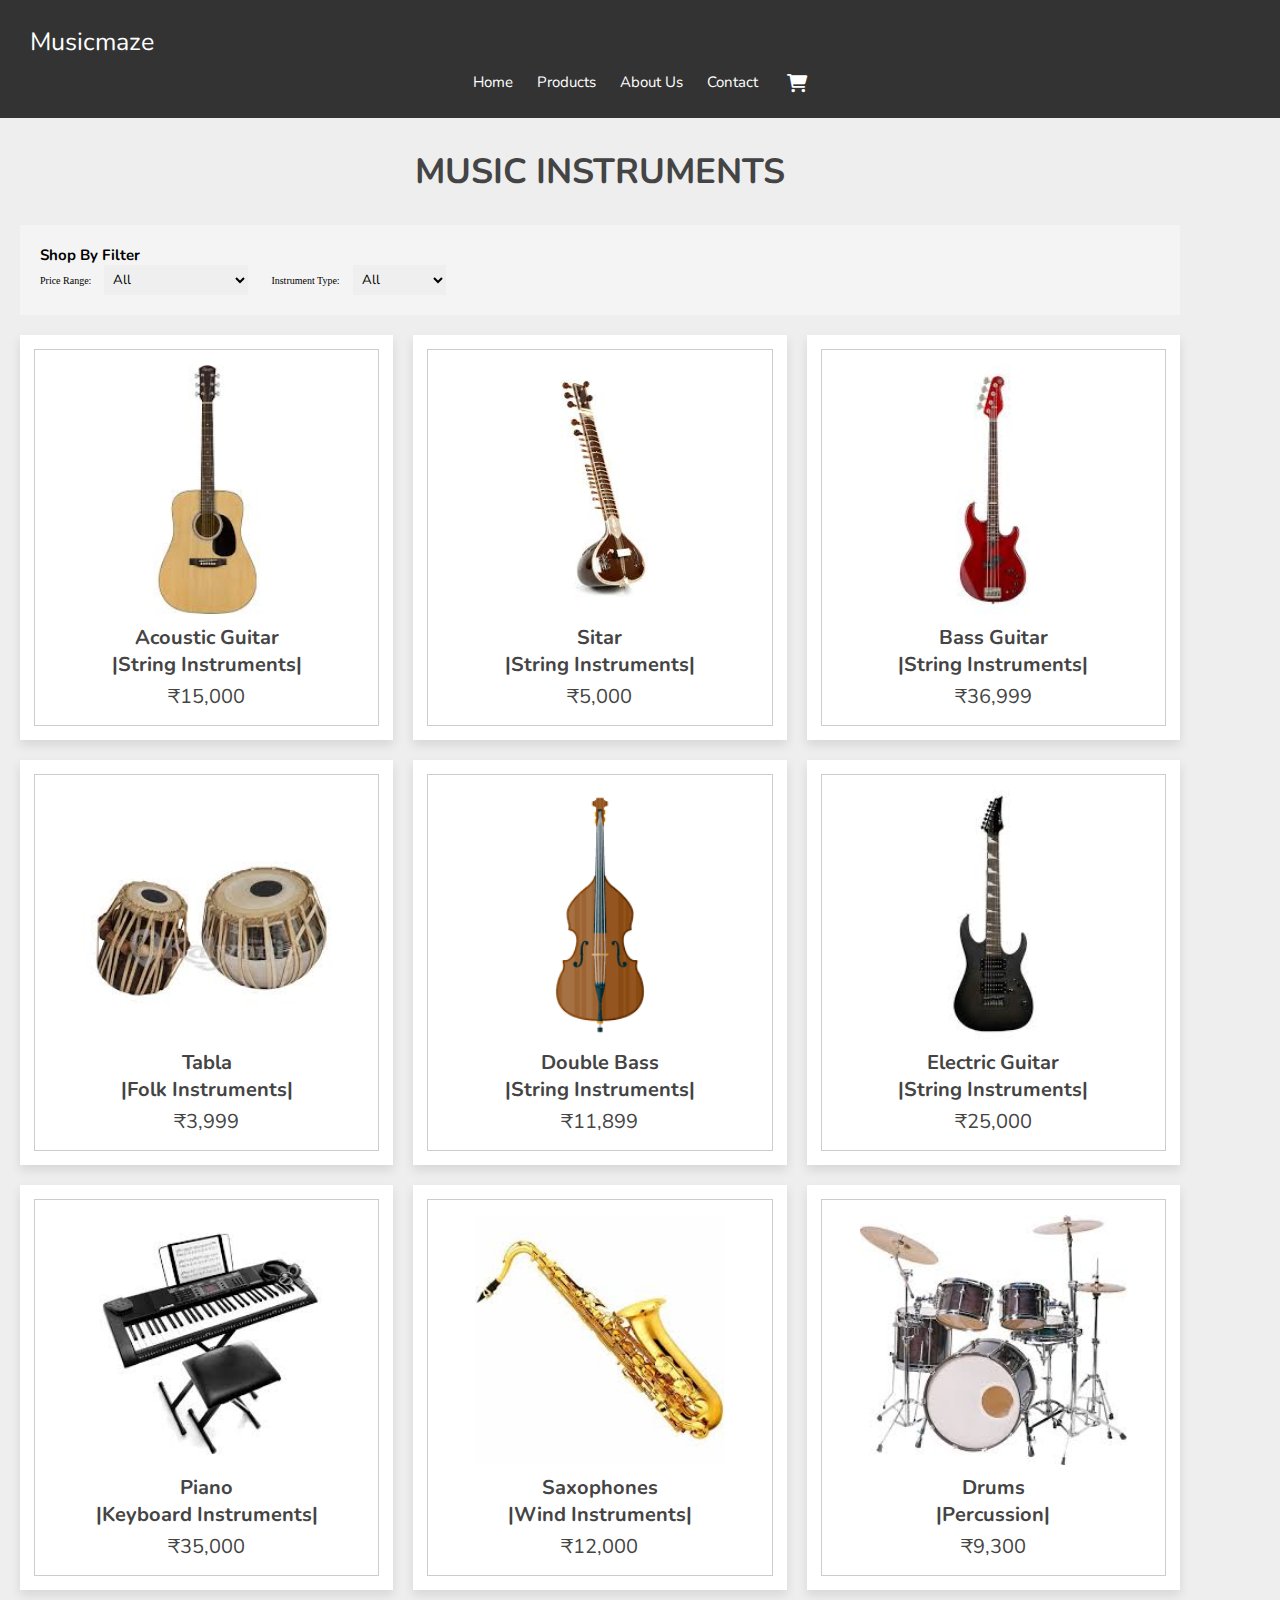
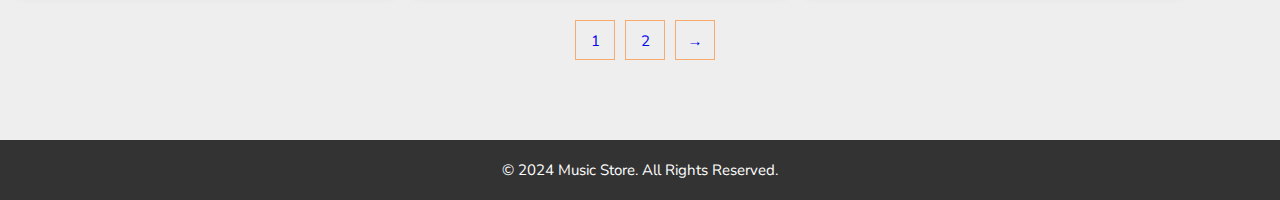
<file: music store/products.html>
<!DOCTYPE html>
<html lang="en">
<head>
   <meta charset="UTF-8">
   <meta http-equiv="X-UA-Compatible" content="IE=edge">
   <meta name="viewport" content="width=device-width, initial-scale=1.0">
   <title>Products page</title>
   <!-- font awesome cdn link  -->
   <link rel="stylesheet" href="https://cdnjs.cloudflare.com/ajax/libs/font-awesome/5.15.4/css/all.min.css">
   <link rel="stylesheet" href="https://cdnjs.cloudflare.com/ajax/libs/font-awesome/6.0.0-beta3/css/all.min.css">
   <!-- custom css file link  -->
   <link rel="stylesheet" href="product.css">
   <!-- custom js file link  -->
   <script src="products.js" defer></script>
   </head>
    
  <body>
      <nav class="navbar">
      <div class="logo"><a href="#">Musicmaze</a></div>
      <a href="index.html">Home</a>
      <a href="products.html">Products</a>
      <a href="about.html">About Us</a>
      <a href="contact.html">Contact</a>
      <a href="cart.html" class="cart-icon"><i class="fas fa-shopping-cart"></i></a>
       </nav>
   
   <div class="container">
   <h3 class="title"> Music Instruments </h3>
   <div class="filter-container">
      <h2>Shop by Filter</h2>
      <label for="price-range">Price Range:</label>
      <select id="price-range" onchange="filterProducts()">
         <option value="all">All</option>
         <option value="0-5000">₹0 - ₹5,000</option>
         <option value="5000-15000">₹5,000 - ₹15,000</option>
         <option value="15000-30000">₹15,000 - ₹30,000</option>
         <option value="30000-50000">₹30,000 - ₹50,000</option>
      </select>
      
      <label for="instrument-type">Instrument Type:</label>
      <select id="instrument-type" onchange="filterProducts()">
         <option value="all">All</option>
         <option value="folk">Folk</option>
         <option value="string">string</option>
         <option value="wind">Wind</option>
         <option value="percussion">Percussion</option>
         <option value="keyboard">Keyboard</option>
      </select>
   </div>

   <div class="products-container">

      <div class="product" data-name="p-1">
         <img src="images/guitar acoustic.jpeg" alt="image">
         <h3>Acoustic Guitar
            <p>|String Instruments|</p>
         </h3>
         <div class="price">₹15,000</div>
      </div>

      <div class="product" data-name="p-2">
         <img src="images/sitar.jpeg" alt="image">
         <h3>Sitar
            <P>|String Instruments|</P>
         </h3>
         <div class="price">₹5,000</div>
      </div>

      <div class="product" data-name="p-3">
         <img src="images/guitar bass.jpeg" alt="image">
         <h3>Bass Guitar
            <p>|String Instruments|</p>
         </h3>
         <div class="price">₹36,999</div>
      </div>

      <div class="product" data-name="p-4">
         <img src="images/tabla.jpeg" alt="image">
         <h3>Tabla
            <P>|Folk Instruments|</P>
         </h3>
         <div class="price">₹3,999</div>
      </div>

      <div class="product" data-name="p-5">
         <img src="images/doublebaaass.png" alt="image">
         <h3>Double Bass
            <p>|String Instruments|</p>
         </h3>
         <div class="price">₹11,899</div>
      </div>

      <div class="product" data-name="p-6">
         <img src="images/guitar electric.jpeg" alt="image">
         <h3>Electric Guitar
            <p>|String Instruments|</p>
         </h3>
         <div class="price">₹25,000</div>
      </div>
      <div class="product" data-name="p-7">
         <img src="images/piano.jpeg" alt="image">
         <h3>Piano
            <p>|Keyboard Instruments|</p>
         </h3>
         <div class="price">₹35,000</div>
      </div> 
      <div class="product" data-name="p-8">
         <img src="images/saxophones.jpeg" alt="image">
         <h3>Saxophones
            <p>|Wind Instruments|</p>
         </h3>
         <div class="price">₹12,000</div>
      </div>
      <div class="product" data-name="p-9">
         <img src="images/drums.jpeg" alt="image">
         <h3>Drums
            <p>|Percussion|</p></h3>
         <div class="price">₹9,300</div>
      </div>

   </div>

</div>

<div class="products-preview">

   <div class="preview" data-target="p-1">
      <i class="fas fa-times"></i>
      <img src="images/guitar acoustic.jpeg" alt="image">
      <h3>Acoustic Guitar</h3>
      <div class="stars">
         <i class="fas fa-star"></i>
         <i class="fas fa-star"></i>
         <i class="fas fa-star"></i>
         <i class="fas fa-star"></i>
         <i class="fas fa-star-half-alt"></i>
         <span>( 250 )</span>
      </div>
      <p>Wooden string instrument played with fingers or pick.</p>
      <div class="price">₹15,000</div>
      <div class="video">
         <iframe width="560" height="315" src="https://www.youtube.com/embed/i2dLy7nKPn8?si=C-u6aESnoxFleE1p" title="YouTube video player" frameborder="0" allow="accelerometer; autoplay; clipboard-write; encrypted-media; gyroscope; picture-in-picture; web-share" referrerpolicy="strict-origin-when-cross-origin" allowfullscreen></iframe>
      </div>
      <div class="buttons">
         <a href="#" class="buy">buy now</a>
         <a href="#" class="cart">add to cart</a>
      </div>

   </div>

   <div class="preview" data-target="p-2">
      <i class="fas fa-times"></i>
      <img src="images/sitar.jpeg" alt="image">
      <h3>Sitar</h3>
      <div class="stars">
         <i class="fas fa-star"></i>
         <i class="fas fa-star"></i>
         <i class="fas fa-star"></i>
         <i class="fas fa-star"></i>
         <i class="fas fa-star-half-alt"></i>
         <span>( 250 )</span>
      </div>
      <p>Indian string instrument with sympathetic strings and frets.
      </p>
      <div class="price">5,000</div>
      <div class="video">
         <iframe width="560" height="315" src="https://www.youtube.com/embed/EOPG9LHhzis?si=Tgh7sBS1fKBVy3Yo" title="YouTube video player" frameborder="0" allow="accelerometer; autoplay; clipboard-write; encrypted-media; gyroscope; picture-in-picture; web-share" referrerpolicy="strict-origin-when-cross-origin" allowfullscreen></iframe>
      </div>
      <div class="buttons">
         <a href="#" class="buy">buy now</a>
         <a href="#" class="cart">add to cart</a>
      </div>
     
   </div>

   <div class="preview" data-target="p-3">
      <i class="fas fa-times"></i>
      <img src="images/guitars bass.png" alt="image">
      <h3>Bass Guitar</h3>
      <div class="stars">
         <i class="fas fa-star"></i>
         <i class="fas fa-star"></i>
         <i class="fas fa-star"></i>
         <i class="fas fa-star"></i>
         <i class="fas fa-star"></i>
         <span>( 250 )</span>
      </div>
      <p>Low-pitched string instrument played with electric pickup.</p>
      <div class="price">₹36,999</div>
      
      <div class="buttons">
         <a href="#" class="buy">buy now</a>
         <a href="#" class="cart">add to cart</a>
      </div>
      <div class="video">
         <iframe width="560" height="315" src="https://www.youtube.com/embed/c1pC20SXnqY?si=XB2MAq64alucy693" title="YouTube video player" frameborder="0" allow="accelerometer; autoplay; clipboard-write; encrypted-media; gyroscope; picture-in-picture; web-share" referrerpolicy="strict-origin-when-cross-origin" allowfullscreen></iframe>
      </div>
   </div>

   <div class="preview" data-target="p-4">
      <i class="fas fa-times"></i>
      <img src="images/tabla.jpeg" alt="image">
      <h3>Tabla</h3>
      <div class="stars">
         <i class="fas fa-star"></i>
         <i class="fas fa-star"></i>
         <i class="fas fa-star"></i>
         <i class="fas fa-star"></i>
         <i class="fas fa-star-half-alt"></i>
         <span>( 250 )</span>
      </div>
      <p> Indian drums played with hands and fingers.</p>
      <div class="price">₹3,999</div>
      <div class="video">
         <iframe width="560" height="315" src="https://www.youtube.com/embed/4zWh6yA2LSw?si=8MztYlItL2XbNUzx" title="YouTube video player" frameborder="0" allow="accelerometer; autoplay; clipboard-write; encrypted-media; gyroscope; picture-in-picture; web-share" referrerpolicy="strict-origin-when-cross-origin" allowfullscreen></iframe>
      </div>
      <div class="buttons">
         <a href="#" class="buy">buy now</a>
         <a href="#" class="cart">add to cart</a>
      </div>
      
   </div>

   <div class="preview" data-target="p-5">
      <i class="fas fa-times"></i>
      <img src="images/doublebaaass.png" alt="image">
      <h3>Double bass</h3>
      <div class="stars">
         <i class="fas fa-star"></i>
         <i class="fas fa-star"></i>
         <i class="fas fa-star"></i>
         <i class="fas fa-star"></i>
         <i class="fas fa-star-half-alt"></i>
         <span>( 250 )</span>
      </div>
      <p>Largest string instrument in orchestras, played with bow.</p>
      <div class="price">₹11,899</div>
      <div class="video">
         <iframe width="560" height="315" src="https://www.youtube.com/embed/dTDjN6nXzDo?si=x7u-TakWQhMVXuw5" title="YouTube video player" frameborder="0" allow="accelerometer; autoplay; clipboard-write; encrypted-media; gyroscope; picture-in-picture; web-share" referrerpolicy="strict-origin-when-cross-origin" allowfullscreen></iframe>
      </div>
      <div class="buttons">
         <a href="#" class="buy">buy now</a>
         <a href="#" class="cart">add to cart</a>
      </div>
      
   </div>

   <div class="preview" data-target="p-6">
      <i class="fas fa-times"></i>
      <img src="images/guitar electric.jpeg" alt="image">
      <h3>Electric Guitar</h3>
      <div class="stars">
         <i class="fas fa-star"></i>
         <i class="fas fa-star"></i>
         <i class="fas fa-star"></i>
         <i class="fas fa-star"></i>
         <i class="fas fa-star-half-alt"></i>
         <span>( 250 )</span>
      </div>
      <p> Stringed instrument played with electric pickup and amp.</p>
      <div class="price">₹25,000</div>
      <div class="video">
         <iframe width="560" height="315" src="https://www.youtube.com/embed/QH-IAPkgV2A?si=agr3_9-FKIJhcXnx" title="YouTube video player" frameborder="0" allow="accelerometer; autoplay; clipboard-write; encrypted-media; gyroscope; picture-in-picture; web-share" referrerpolicy="strict-origin-when-cross-origin" allowfullscreen></iframe>
      </div>
      <div class="buttons">
         <a href="#" class="buy">buy now</a>
         <a href="#" class="cart">add to cart</a>
      </div>
      
   </div>

   <div class="preview" data-target="p-7">
      <i class="fas fa-times"></i>
      <img src="images/piano.jpeg" alt="image">
      <h3>Piano</h3>
      <div class="stars">
         <i class="fas fa-star"></i>
         <i class="fas fa-star"></i>
         <i class="fas fa-star"></i>
         <i class="fas fa-star"></i>
         <i class="fas fa-star"></i>
         <span>( 250 )</span>
      </div>
      <p> Large, stringed instrument played with keys and hammers.         .</p>
      <div class="price">₹35,000</div>
      <div class="video">
         <iframe width="560" height="315" src="https://www.youtube.com/embed/pVpaMvmny4M?si=PoRkqSPd3YW5aAsx" title="YouTube video player" frameborder="0" allow="accelerometer; autoplay; clipboard-write; encrypted-media; gyroscope; picture-in-picture; web-share" referrerpolicy="strict-origin-when-cross-origin" allowfullscreen></iframe>
      </div>
      <div class="buttons">
         <a href="#" class="buy">buy now</a>
         <a href="#" class="cart">add to cart</a>
      </div>
      
   </div>
   <div class="preview" data-target="p-8">
      <i class="fas fa-times"></i>
      <img src="images/saxophones.jpeg" alt="image">
      <h3>Saxophones</h3>
      <div class="stars">
         <i class="fas fa-star"></i>
         <i class="fas fa-star"></i>
         <i class="fas fa-star"></i>
         <i class="fas fa-star"></i>
         <i class="fas fa-star-half-alt"></i>
         <span>( 250 )</span>
      </div>
      <p> Single-reed woodwind instrument with conical bore and keys.</p>
      <div class="price">₹25,000</div>
      <div class="video">
         <iframe width="560" height="315" src="https://www.youtube.com/embed/rOEV7LHJt0M?si=DwUU5pQd5sj5F5q0" title="YouTube video player" frameborder="0" allow="accelerometer; autoplay; clipboard-write; encrypted-media; gyroscope; picture-in-picture; web-share" referrerpolicy="strict-origin-when-cross-origin" allowfullscreen></iframe>
      </div>
      <div class="buttons">
         <a href="#" class="buy">buy now</a>
         <a href="#" class="cart">add to cart</a>
      </div>
      
   </div>
   <div class="preview" data-target="p-9">
      <i class="fas fa-times"></i>
      <img src="images/drums.jpeg" alt="image">
      <h3>Drums</h3>
      <div class="stars">
         <i class="fas fa-star"></i>
         <i class="fas fa-star"></i>
         <i class="fas fa-star"></i>
         <i class="fas fa-star"></i>
         <i class="fas fa-star-half-alt"></i>
         <span>( 250 )</span>
      </div>
      <p> Instruments played by hitting with sticks or hands.</p>
      <div class="price">₹9,300</div>
      <div class="video">
         <iframe width="560" height="315" src="https://www.youtube.com/embed/lql92_54KrQ?si=vppuHKB8o2BxzHWU" title="YouTube video player" frameborder="0" allow="accelerometer; autoplay; clipboard-write; encrypted-media; gyroscope; picture-in-picture; web-share" referrerpolicy="strict-origin-when-cross-origin" allowfullscreen></iframe>
      </div>
      <div class="buttons">
         <a href="#" class="buy">buy now</a>
         <a href="#" class="cart">add to cart</a>
      </div>
      
   </div>
   </div>
   <div class="page-btn">
      <span><a href="products.html">1</a></span><!--no of pages-->
      <span><a href="product2.html">2</a></span>
      <span><a href="product3.html">&#8594</a></span><!--and arrow in the end-->
  </div>
  <!-- Popup for Item Added to Cart -->
<div class="popup-overlay" id="popup-added">
   <div class="popup-content">
       <h2>Item Added to Cart!</h2>
       <p>Your product has been successfully added to the cart.</p>
       <button id="close-popup-added">Close</button>
   </div>
</div>

<!-- Popup for Item Already in Cart -->
<div class="popup-overlay" id="popup-existing">
   <div class="popup-content">
       <h2>Item Already in Cart</h2>
       <p>This item is already in your cart.</p>
       <button id="close-popup-existing">Close</button>
   </div>
</div>

<footer>
  <p>&copy; 2024 Music Store. All rights reserved.</p>
</footer>
</body>
</html>
</file>
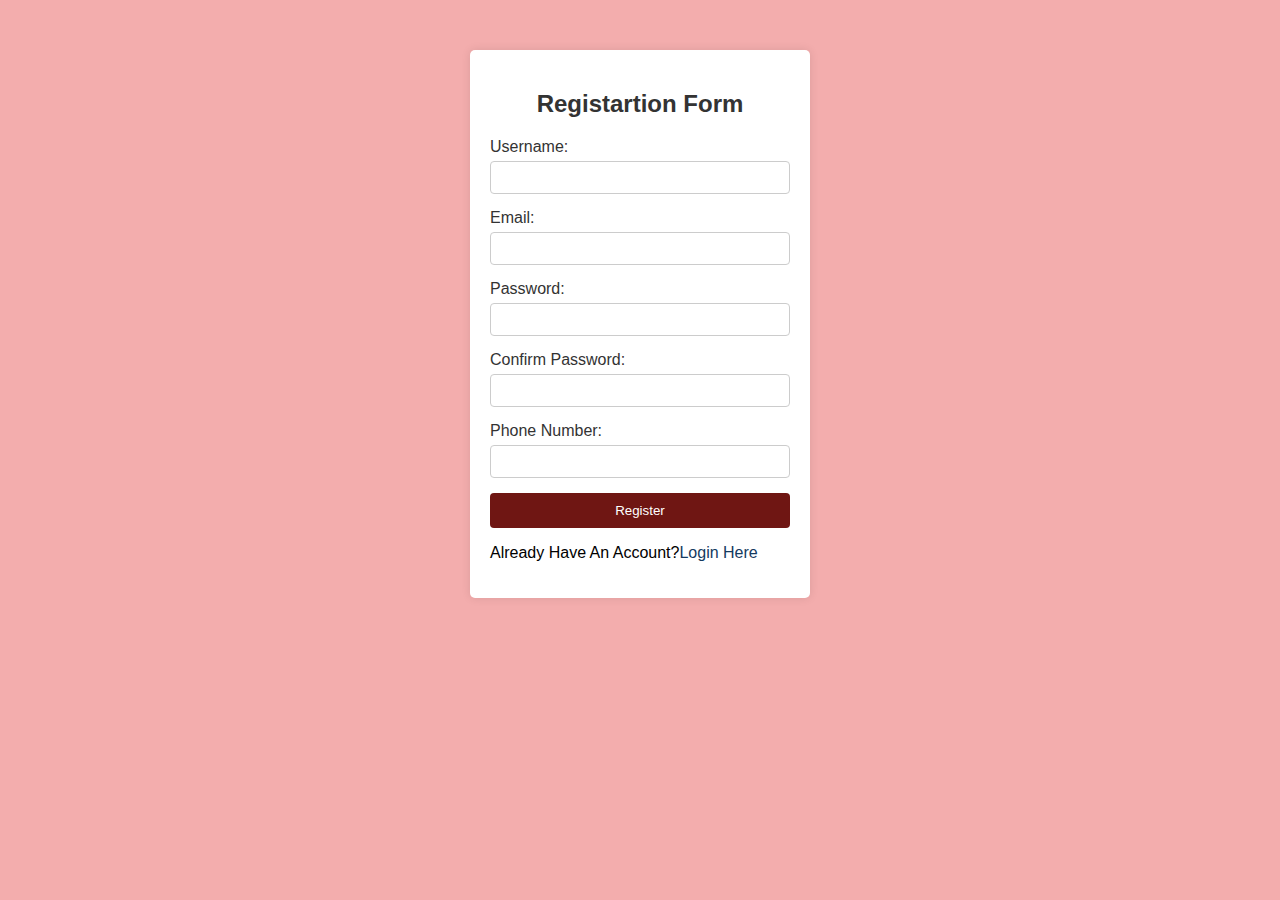
<file: music store/register.html>
<!DOCTYPE html>
<html lang="en">
<head>
    <meta charset="UTF-8">
    <meta http-equiv="X-UA-Compatible" content="IE=edge">
    <meta name="viewport" content="width=device-width, initial-scale=1.0">
    <title>registrationForm</title>
    <style>
body {
    font-family: Arial, sans-serif;
    background-color: #f3adad;
    margin: 0;
    padding: 0;
}

.container {
    width: 300px;
    margin: 50px auto;
    padding: 20px;
    background-color: #fff;
    box-shadow: 0px 0px 10px rgba(0, 0, 0, 0.1);
    border-radius: 5px;
    justify-content: center;
}

h2 {
    text-align: center;
    color: #333;
}

.form-group {
    margin-bottom: 15px;
}

label {
    display: block;
    margin-bottom: 5px;
    color: #333;
}

input[type="text"],
input[type="email"],
input[type="password"],
input[type="tel"]
 {
    width: 100%;
    padding: 8px;
    box-sizing: border-box;
    border: 1px solid #ccc;
    border-radius: 4px;
}
button {
    width: 100%;
    padding: 10px;
    background-color: #6f1613;
    color: white;
    border: none;
    border-radius: 4px;
    cursor: pointer;
}

button:hover {
    background-color: #143a5f;
}
form a:hover{
text-decoration:underline;
color:#6f1613;
}
form a{
    text-decoration: none;
    color:#143a5f;
}


    </style>
</head>
<body>
    <div class="container">
        <h2>Registartion Form</h2>
        <form id="registrationForm" onsubmit="return validateForm()" action="success.html">
            <div class="form-group">
                <label for="username">Username:</label>
                <input type="text" id="username" name="username" required>
            </div>

            <div class="form-group">
                <label for="email">Email:</label>
                <input type="email" id="email" name="email" required>
            </div>

            <div class="form-group">
                <label for="password">Password:</label>
                <input type="password" id="password" name="password" required>
            </div>

            <div class="form-group">
                <label for="confirmPassword">Confirm Password:</label>
                <input type="password" id="confirmPassword" name="confirmPassword" required>
            </div>
            <div class="form-group">
                <label for="phonenumber">Phone Number:</label>
                <input type="tel" id="phonenumber" name="phonenumber" required>
            </div>

            <button type="submit">Register</button>
            <p>Already Have An Account?<a href="login.html">Login Here</a></p>
        </form>
    </div>
</body>
</html>
</file>
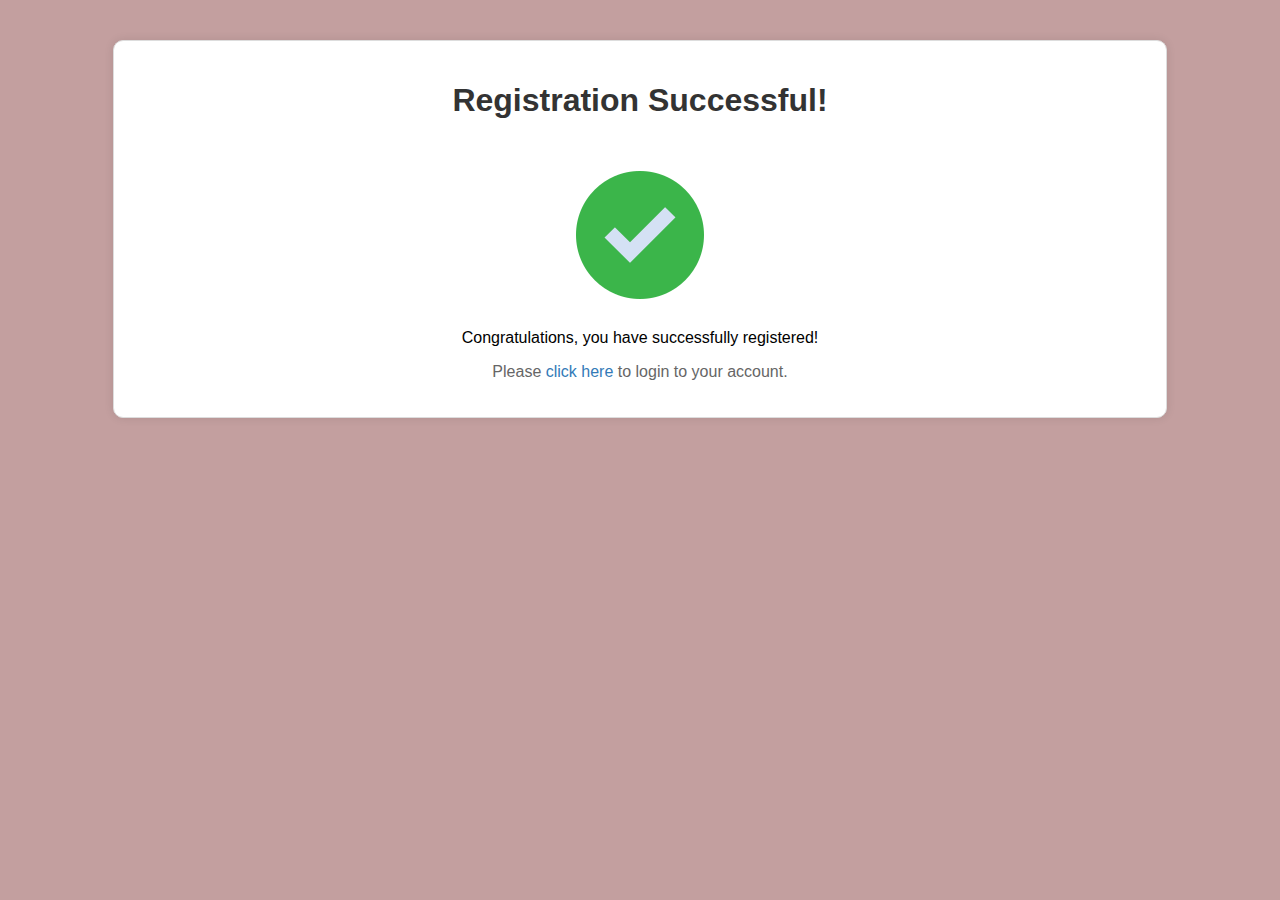
<file: music store/success.html>
<!DOCTYPE html>
<html>
<head>
    <meta charset="UTF-8">
    <meta http-equiv="X-UA-Compatible" content="IE=edge">
    <meta name="viewport" content="width=device-width, initial-scale=1.0">
	<title>Registration Successful</title>
	<style>body {
        background-color: #f2f2f2;
        font-family:sans-serif;
    }
    
    .container {
        width: 80%;
        margin: 40px auto;
        background-color: #fff;
        padding: 20px;
        border: 1px solid #ddd;
        border-radius: 10px;
        box-shadow: 0 0 10px rgba(0, 0, 0, 0.1);
        justify-items: center;
        text-align: center;
    }
    h1 {
        color: #333;
    }
    
    p {
        color: #666;
    }
    
    ul {
        list-style: none;
        padding: 0;
    }
    
    li {
        margin-bottom: 10px;
    }
    
    a {
        color: #337ab7;
        text-decoration: none;
    }
    
    a:hover {
        color: #23527c;
    }
    img{
        padding:30px;
    }
    
    </style>
</head>
<body style="background-color: #c39f9f";>
	<div class="container">
		<h1>Registration Successful!</h1>
        <div style="display: flex; justify-content: center;">
            <img src="images/success.png" />
          </div
		<p>Congratulations, you have successfully registered!</p>
		<p>Please <a href="login.html">click here</a> to login to your account.</p>
	</div>
</body>
</html>
</file>
<file: music store/style.css>
body {
  margin: 0;
  padding: 0;
  background-color: #f4f4f4;
}
header{
*{
  text-decoration: none;
}
.navbar{
  font-family: calibri; padding: 20px;box-shadow: 0px 2px 2px 2px rgba(204,203,203);
  
}
.navdiv{
  display: flex; align-items:center; justify-content: space-between;
}
.logo a{
  font-size: 35px; font-weight: 600; color: rgb(42, 4, 4);;
}
li{
  list-style: none; display: inline-block;
}
li a{
  color: rgb(129, 97, 97); font-size: 18px; font-weight: bold; margin-right: 25px;transition: 0.3s ease;
}
button{
  background-color: grey; margin-left: 5px; border-radius: 5px; padding: 3px; width: 10x;
}
button a{
  color: white; font-weight: bold; font-size: 15px;
}
.menu
{
display:flex;
align-items:right;
}
.menu li a:hover{
  color:black;
  border-bottom: 2px solid black;
}



.cart-icon {
  margin-left: -15px; /* Space between the search button and cart icon */
  font-size: 18px;
  color: #00a4e6;
  text-decoration: none;
}

.cart-icon i {
  display: inline-block;
  vertical-align: middle;
}

}
.background-image{
  position:relative;
  background-image: url('images/backgrounds.avif');
  background-size: cover;
  background-position: center;
  height:100vh;
  margin:0;
  padding:0;
}
.b-text{
position: absolute;
top:20%;
color:rgb(42, 4, 4);
padding: 20px;
font-size: 30px;
text-transform: uppercase;
font-weight:bold;
font-family:Verdana, Geneva, Tahoma, sans-serif;
}
  .button{
    background-color:brown; /* Green */
    border: none;
    color: white;
    padding: 15px 32px;
    text-align: center;
    text-decoration: none;
    display: inline-block;
    font-size: 16px;
    cursor: pointer;
  } 
 .button:hover {
    background-color:lightsalmon; /* Darker green */
  } 
  .button:active {
    background-color:lightsalmon; /* Even darker green */
  }
.button hover{
  transition:1s ease;
  cursor:pointer;
}
.prod-box{
  width: 25%;
  height: 300px;
  overflow: hidden;
  margin:25px;
  padding: 20px;
  border:1px solid grey;
  float: left;
  position: relative;
  justify-content: space-between;
  flex-wrap: wrap;
  box-shadow: 10px 10px 5px rgba(131, 118, 118, 0.5);
}
.prod-box img{
max-width: 100%;
height:fit-content;
  object-fit: cover;
  filter:drop-shadow(10px 10px 5px rgba(147, 128, 128, 0.5));
  
}
.prod-trans{
  background: rgba(78, 74, 74, 0.6);
  position:absolute;
  width: 100%;
  height: 100%;
  top: 0;
  left: 0;
  bottom: 0;
  right: 0;
  opacity: 0;
  transition: all .5s ease;
}
.prod-box:hover .prod-trans{
  opacity:1;
  transition: all .5s ease;
}
.prod-feature{
  text-align: center;
  margin-top: -150px;
  transition: all .5s ease;
}
.prod-feature input{
  border-radius: 10px;
  background: #84ceeb;
}
.prod-feature p{
  /* color:#2097c5; */
  color: white;
  font-family: verdana;
}
.prod-box:hover .prod-feature{
  margin-top: 150px;
  transition: all .5s ease;
}
.prod-feature input{
  width: 150px;
  height: 35px;
  font-size: 17px;
}
.ico-img
{
  display:flex;
  flex-wrap: wrap;
  justify-content: space-between;
  padding-top: 20px;
  padding-bottom: 20px;
  filter:drop-shadow(10px 10px 5px rgba(147, 128, 128, 0.5));
}
#heading-blocks{
  font-family:'Franklin Gothic Medium', 'Arial Narrow', Arial, sans-serif;
  font-size:40px;
  font-weight: bold;
  color:rgb(42, 4, 4);
  text-align: center;
}
footer{
  clear: both;
    position: relative;
    height: 80px;
    margin-bottom: -100px;
    background-color:#333;
    bottom:0;
    display: flex;
    margin-left: -5px;
    text-align:right;
    font-size: 19px;
    color: #f4f4f4;
}
@media (max-width: 1200px) {
  .prod-box {
      width: 30%;
  }

  .button {
      padding: 12px 24px;
      font-size: 14px;
  }
}
@media (max-width: 992px) {
  .prod-box {
      width: 45%;
  }

  .navbar {
      padding: 15px;
  }

  .button {
      padding: 10px 20px;
      font-size: 14px;
  }
}
@media (max-width: 768px) {
  .prod-box {
      width: 100%;
      margin: 15px 0;
  }

  .b-text {
      font-size: 24px;
      top: 30%;
  }

  .button {
      width: 100%;
      padding: 12px;
      font-size: 14px;
  }

  .menu {
      flex-direction: column;
      align-items: flex-start;
  }
  .menu li a {
    margin: 10px 0;
}
}
@media (max-width: 576px) {
  .navbar {
      padding: 10px;
      font-size: 14px;
  }

  .button {
      padding: 10px;
      font-size: 12px;
  }

  footer {
      font-size: 16px;
      padding: 5px 0;
  }
}
</file>
<file: music store/about.css>
* {
  box-sizing: border-box; text-decoration: none;
}

body {
  font-family: Arial, sans-serif;margin: 0; padding: 0; background-color: #f4f4f4;
}

.navbar {
  background-color: #333;font-family: Calibri, sans-serif;padding: 20px; box-shadow: 0px 2px 2px 2px rgba(204, 203, 203, 0.5);
}

.navdiv {
  display: flex; align-items: center;  justify-content: space-between;
}

.logo a {
  font-size: 35px; font-weight: 600;  color: white;;
}

ul.menu {
  display: flex; align-items: center; padding: 0; margin: 0;  list-style: none;
}

ul.menu li {
  margin-right: 25px;
}

ul.menu li a {
  color: white; font-size: 18px; font-weight: bold; transition: 0.3s ease;
}

ul.menu li a:hover {
  color: black; border-bottom: 2px solid black; background-color: rgb(158, 219, 255);
}

.cart-icon {
  font-size: 18px; color: #00a4e6; text-decoration: none;
}

.about-section, .details {
  max-width: 800px; margin: 40px auto;  padding: 20px;background-color: #f7f7f7; border: 1px solid #ddd; box-shadow: 0 0 10px rgba(0, 0, 0, 0.1);
}

.about-section h1, .details h1 {
  text-align: center;
}

.about-section p, .details p {
  font-family: 'Franklin Gothic Medium', 'Arial Narrow', Arial, sans-serif;  font-size: 16px;  font-weight: bold; text-align: center;
}

.about-section img, .details img {
  max-width: 600px;   height: auto; margin: 0 auto;  display: block;  object-fit: cover;
}

footer {
  background-color: #333;  color: #fff;  text-align: center; padding: 10px 0;  margin-top: 20px;
}

@media (max-width: 1200px) {
  .navbar {
    padding: 15px;
  }

  .logo a {
    font-size: 30px;
  }

  ul.menu li a {
    font-size: 16px;  margin-right: 20px;
  }

  .about-section h1, .details h1 {
    font-size: 24px;
  }

  .about-section img, .details img {
    max-width: 600px;
  }
}

@media (max-width: 992px) {
  .navbar {
    padding: 10px;
  }

  .logo a {
    font-size: 28px;
  }

  ul.menu li a {
    font-size: 15px;   margin-right: 15px;
  }

  .about-section, .details {
    padding: 15px;
  }

  .about-section h1, .details h1 {
    font-size: 20px;
  }

  .about-section img, .details img {
    max-width: 500px; 
  }
}

@media (max-width: 768px) {
  .navbar {
    text-align: center;
  }

  .navdiv {
    flex-direction: column;   align-items: center;
  }

  ul.menu {
    flex-direction: column;  align-items: center;
  }

  ul.menu li {
    margin-bottom: 10px;
  }

  .logo a {
    font-size: 24px;
  }

  .about-section, .details {
    width: 90%;
    margin: 20px auto;
  }

  .about-section img, .details img {
    max-width: 400px; 
  }
}

@media (max-width: 576px) {
  .navbar {
    font-size: 14px;
  }

  .logo a {
    font-size: 20px;
  }

  ul.menu li a {
    font-size: 12px;
  }

  .about-section h1, .details h1 {
    font-size: 18px;
  }

  .about-section p, .details p {
    font-size: 14px;
  }

  .about-section img, .details img {
    max-width: 300px; 
  }
}
</file>
<file: music store/cart.css>
/* Container for cart items */
h2{
    text-align: center;
    font-family: Geneva, Verdana, sans-serif;
    font-size: 30px;
}
.cart-items-container {
    padding: 20px;
    width:auto;   
}

.cart-item {
    border: 1px solid #ddd;
    padding: 10px;
    margin-bottom: 10px;
    display: flex;
    align-items: center;
}

.cart-item img {
    max-width: 100px;
    margin-right: 10px;
}

.cart-item h3 {
    margin: 0;
    font-size: 18px;
}

.cart-item .price {
    font-size: 16px;
    color: #555;
}

.cart-item .delete-btn {
    margin-left: auto;
    padding: 5px 10px;
    background-color: #ff4d4d;
    color: #fff;
    border: none;
    cursor: pointer;
}

.cart-item .delete-btn:hover {
    background-color: #e60000;
}

/* Container for total price */
.total-price {
    padding: 10px 20px;
    font-size: 18px;
    font-weight: bold;
    margin-top: 20px;
}

/* Checkout button */
.checkout-btn {
    padding: 10px 20px;
    background-color: #007bff;
    color: #fff;
    border: none;
    cursor: pointer;
    font-size: 16px;
    margin: 20px;
}

.checkout-btn:hover {
    background-color: #0056b3;
}
.navbar {
    background-color: #333;
    padding: 1rem;
    color: #fff;
    text-align: center;
    font-size:15px;
    margin-top:-10px;
    margin-right:-10px;
    margin-left:-10px;
  }
  .navbar a {
    color: #fff;
    text-decoration: none;
    padding: 0.5rem 1rem;
    display: inline-block;
  }
  .navbar a:hover {
    background-color: #575757;
  }
  .navbar .logo{
  text-align:left;
  font-size: 25px;
  }
  footer {
    background-color:#333;
   color: #fff;
   text-align: center;
   padding: 10px 0;
   margin-top: 20px; 
   
}
@media (max-width: 1200px) {
    .cart-items-container {
        padding: 15px;
    }

    .cart-item img {
        max-width: 80px;
    }
}

@media (max-width: 992px) {
    .cart-item h3 {
        font-size: 16px;
    }

    .cart-item .price {
        font-size: 14px;
    }

    .checkout-btn {
        font-size: 14px;
        padding: 8px 16px;
    }
}

@media (max-width: 768px) {
    .cart-item {
        flex-direction: column;
        align-items: flex-start;
    }

    .cart-item img {
        max-width: 100%;
        margin-right: 0;
        margin-bottom: 10px;
    }
}

@media (max-width: 576px) {
    .cart-item h3 {
        font-size: 14px;
    }

    .cart-item .price {
        font-size: 12px;
    }

    .checkout-btn {
        font-size: 12px;
        padding: 6px 12px;
    }

    .navbar {
        font-size: 14px;
    }
}
</file>
<file: music store/contact.css>
/* Base styles */
body {
    font-family: Arial, sans-serif;
    margin: 0;
    padding: 0;
    background-color: #f4f4f4;
}

a {
    text-decoration: none;
    color: inherit;
}

h1 {
    color: #00698f;
    font-size: 24px;
    font-weight: bold;
    text-align: center;
    margin: 20px 0;
    padding: 10px;
    background-color: #f7f7f7;
    border: 1px solid #ddd;
    border-radius: 10px;
    animation: fadeIn 1s ease-out;
}

/* Navbar styles */
.navbar {
    background-color: #333;
    font-family: Calibri, sans-serif;
    padding: 15px;
    box-shadow: 0px 2px 2px 2px rgba(204,203,203,0.5);
    animation: slideIn 1s ease-out;
}

.navdiv {
    display: flex;
    align-items: center;
    justify-content: space-between;
    flex-wrap: wrap;
}

.logo a {
    font-size: 35px;
    font-weight: 600;
    color: white;
    transition: color 0.3s ease;
}

.logo a:hover {
    color:black;
    border-bottom: 2px solid black;
}

.menu {
    display: flex;
    align-items: center;
    flex-wrap: wrap;
}

.menu li {
    list-style: none;
    margin: 0;
}

.menu li a {
    color: white;
    font-size: 18px;
    font-weight: bold;
    margin: 0 15px; /* Adjusted margin for better spacing */
    transition: color 0.3s ease, border-bottom 0.3s ease;
}

.menu li a:hover {
    color: black;
    border-bottom: 2px solid black;
}

button {
    background-color: grey;
    border-radius: 5px;
    padding: 10px 15px;
    border: none;
    color: white;
    font-weight: bold;
    cursor: pointer;
    font-size: 15px;
    transition: background-color 0.3s ease;
}

button:hover {
    background-color: #555;
}

/* Container styles */
.container {
    width: 80%;
    margin: 20px auto;
    background: #fff;
    padding: 20px;
    box-shadow: 0 0 10px rgba(0,0,0,0.1);
    animation: fadeIn 1s ease-out;
}

.contact-form {
    display: flex;
    flex-direction: column;
}

.contact-form label {
    margin-bottom: 5px;
    font-weight: bold;
}

.contact-form input,
.contact-form textarea {
    margin-bottom: 10px;
    padding: 10px;
    font-size: 16px;
    width: 100%;
    box-sizing: border-box;
    transition: border-color 0.3s ease;
}

.contact-form input:focus,
.contact-form textarea:focus {
    border-color: #00698f;
}

.contact-form button {
    padding: 10px;
    background-color: #333;
    color: #fff;
    border: none;
    cursor: pointer;
    transition: background-color 0.3s ease;
}

.contact-form button:hover {
    background-color: #555;
}

/* Footer styles */
footer {
    background-color:#333;
    color: #fff;
    text-align: center;
    padding: 10px 0;
    margin-top: 20px;
    animation: fadeIn 1s ease-out;
}

/* Animation definitions */
@keyframes fadeIn {
    from {
        opacity: 0;
    }
    to {
        opacity: 1;
    }
}

@keyframes slideIn {
    from {
        transform: translateY(-100%);
    }
    to {
        transform: translateY(0);
    }
}

/* Responsive styles */
@media (max-width: 1200px) {
    .container {
        width: 90%;
    }

    .logo a {
        font-size: 30px;
    }

    .menu li a {
        font-size: 16px;
        margin: 0 10px; /* Adjusted margin for better spacing */
    }
}

@media (max-width: 992px) {
    .navbar {
        padding: 10px;
    }

    .logo a {
        font-size: 28px;
    }

    .menu li a {
        font-size: 15px;
        margin: 0 8px; /* Adjusted margin for better spacing */
    }

    .container {
        width: 95%;
    }
}

@media (max-width: 768px) {
    .navbar {
        padding: 10px;
        text-align: center;
    }

    .navdiv {
        flex-direction: column;
        align-items: center;
    }

    .logo a {
        font-size: 24px;
    }

    .menu {
        flex-direction: column;
        width: 100%;
    }

    .menu li {
        display: block;
        margin-bottom: 10px;
    }

    .menu li a {
        font-size: 14px;
        margin: 0; /* Remove margin for better alignment */
    }

    .container {
        width: 100%;
        padding: 10px;
    }
}

@media (max-width: 576px) {
    .navbar {
        font-size: 14px;
    }

    .logo a {
        font-size: 20px;
    }

    .menu li a {
        font-size: 12px;
    }

    h1 {
        font-size: 20px;
    }

    .contact-form input,
    .contact-form textarea {
        font-size: 14px;
    }

    .contact-form button {
        font-size: 14px;
        padding: 8px;
    }
}
</file>
<file: music store/login.css>
body {
    margin: 0;
    padding: 0;
    font-family: Arial, sans-serif;
    background-color: #f7c099; /* Light beige background */
    display: flex;
    justify-content: center;
    align-items: center;
    height: 100vh;
}

.login-container {
    background-color: #ffffff;
    padding: 40px;
    border-radius: 10px;
    box-shadow: 0 0 15px rgba(0, 0, 0, 0.1);
    width: 100%;
    max-width: 400px;
    text-align: center;
}

h1 {
    margin-bottom: 20px;
    color: #4f190e; /* Soft pink color */
}

p {
    margin-bottom: 30px;
    color: #888888;
}

.input-group {
    margin-bottom: 20px;
    text-align: left;
}

label {
    font-size: 14px;
    color: #584e4e;
}

input[type="text"],
input[type="password"] {
    width: 100%;
    padding: 10px;
    margin-top: 5px;
    border: 1px solid #dddddd;
    border-radius: 5px;
    box-sizing: border-box;
    background-color: #f7f0eb;
}

button {
    width: 100%;
    padding: 10px;
    background-color: #945042; /* Soft pink color */
    border: none;
    border-radius: 5px;
    color: white;
    font-size: 16px;
    cursor: pointer;
    transition: background-color 0.3s ease;
}

button:hover {
    background-color: #3c1f19; /* Darker pink on hover */
}

.register {
    margin-top: 20px;
    color: #555555;
}

.register a {
    color: #e4a69a;
    text-decoration: none;
}

.register a:hover {
    text-decoration:underline;
    color:#4f190e;
}
@media (max-width: 768px) {
    .login-container {
        padding: 20px;
        max-width: 90%; /* Ensure it takes up more of the screen on smaller devices */
    }

    h1 {
        font-size: 22px; /* Slightly smaller font size on smaller screens */
    }

    p {
        font-size: 14px; /* Adjust font size for smaller screens */
        margin-bottom: 20px;
    }

    input[type="text"],
    input[type="password"] {
        padding: 8px; /* Adjust padding for smaller screens */
    }

    button {
        font-size: 14px; /* Smaller font size for buttons on smaller screens */
    }
}

@media (max-width: 480px) {
    .login-container {
        padding: 15px;
        max-width: 100%; /* Ensure it uses full width on very small devices */
    }

    h1 {
        font-size: 20px; /* Further reduce font size for very small screens */
    }

    p {
        font-size: 12px; /* Further adjust font size */
        margin-bottom: 15px;
    }

    input[type="text"],
    input[type="password"] {
        padding: 6px; /* Reduce padding for very small screens */
    }

    button {
        font-size: 12px; /* Further reduce font size for buttons */
    }
}
</file>
<file: music store/product.css>
@import url('https://fonts.googleapis.com/css2?family=Nunito:wght@200;300;400;500;600&display=swap');

*{
   font-family: 'Nunito', sans-serif;
   margin:0; padding:0;
   box-sizing: border-box;
   outline: none; border:none;
   text-decoration: none;
   transition: all .2s linear;
   text-transform: capitalize;
}

html{
   font-size: 62.5%;
   overflow-x: hidden;
}

body{
   background: #eee;
}

.container{
   max-width: 1200px;
   margin:0%;
   padding:3rem 2rem;
   justify-content: center;
  
}

.container .title{
   font-size: 3.5rem;
   color:#444;
   margin-bottom: 3rem;
   text-transform: uppercase;
   text-align: center;
}

.container .products-container{
   display: grid;
   grid-template-columns: repeat(auto-fit, minmax(30rem, 1fr));
   gap:2rem;
}

.container .products-container .product{
   text-align: center;
   padding:3rem 2rem;
   background: #fff;
   box-shadow: 0 .5rem 1rem rgba(0,0,0,.1);
   outline: .1rem solid #ccc;
   outline-offset: -1.5rem;
   cursor: pointer;
}

.container .products-container .product:hover{
   outline: .2rem solid #222;
   outline-offset: 0;
}

.container .products-container .product img{
   height: 25rem;
}

.container .products-container .product:hover img{
   transform: scale(.9);
}

.container .products-container .product h3{
   padding:.5rem 0;
   font-size: 2rem;
   color:#444;
}

.container .products-container .product:hover h3{
   color:#27ae60;
}

.container .products-container .product .price{
   font-size: 2rem;
   color:#444;
}

.products-preview{
   position: fixed;
   top:0; left:0;
   min-height: 100vh;
   width: 100%;
   background: rgba(0,0,0,.8);
   display: none;
   align-items: center;
   justify-content: center;
}

.products-preview .preview{
   display: none;
   padding:2rem;
   text-align: center;
   background: #fff;
   position: relative;
   margin:2rem;
   width: 40rem;
}

.products-preview .preview.active{
   display: inline-block;
}

.products-preview .preview img{
   height: 30rem;
}

.products-preview .preview .fa-times{
   position: absolute;
   top:1rem; right:1.5rem;
   cursor: pointer;
   color:#444;
   font-size: 4rem;
}

.products-preview .preview .fa-times:hover{
   transform: rotate(90deg);
}

.products-preview .preview h3{
   color:#444;
   padding:.5rem 0;
   font-size: 2.5rem;
}

.products-preview .preview .stars{
   padding:1rem 0;
   font-size: 1.7rem;
}

.products-preview .preview .stars i{
   color:#27ae60;
}

.products-preview .preview .stars span{
   color:#999;
}

.products-preview .preview p{
   line-height: 1.5;
   padding:1rem 0;
   font-size: 1.6rem;
   color:#777;
}

.products-preview .preview .price{
   padding:1rem 0;
   font-size: 2.5rem;
   color:#27ae60;
}

.products-preview .preview .buttons{
   display: flex;
   gap:1.5rem;
   flex-wrap: wrap;
   margin-top: 1rem;
}

.products-preview .preview .buttons a{
   flex:1 1 16rem;
   padding:1rem;
   font-size: 1.8rem;
   color:#444;
   border:.1rem solid #444;
}

.products-preview .preview .buttons a.cart{
   background: #444;
   color:#fff;
}

.products-preview .preview .buttons a.cart:hover{
   background: #111;
}

.products-preview .preview .buttons a.buy:hover{
   background: #444;
   color:#fff;
}
.navbar {
  background-color: #333;
  padding: 2rem;
  color: #fff;
  text-align: center;
  font-size:15px;
}
.navbar a {
  color: #fff;
  text-decoration: none;
  padding: 0.5rem 1rem;
  display: inline-block;
}
.navbar a:hover {
  background-color: #575757;
}
.navbar .logo{
text-align:left;
font-size: 25px;
}
.cart-icon {
   margin-left: 5px; /* Space between the search button and cart icon */
   font-size: 18px;
   color: #00a4e6;
   text-decoration: none;
 }
 
 .cart-icon i {
   display: inline-block;
   vertical-align: middle;
 }

/* Basic styling for the footer */
footer {
  background-color: #333;
  color: #fff;
  text-align: center;
  padding: 2rem;
  bottom: 0;
  width: 100%;
  font-size:15px;
  
}
footer p {
  margin: 0;
}
.filter-container {
   padding: 20px;
   background-color: #f4f4f4;
   margin-bottom: 20px;
}

.filter-container h3 {
   margin-bottom: 10px;
}

.filter-container label {
   margin-right: 10px;
   font-family: Georgia ;
   font-size: 10px;
}

.filter-container select {
   margin-right: 20px;
   padding: 5px;
   font-size: 14px;
}
.preview .video {
   margin: 10px 0;
   text-align: center;
   width:100%;
   width:100%;
   object-fit: cover;
}

.preview iframe {
   max-width: 100%;
   height: auto;
   border: none;
}
.page-btn{
   margin: 0 auto 80px;
   display: flex;
   justify-content: center;
   
}
.page-btn span{/*desigining pages no button which we have made using span tag*/
   display: inline-block;
   border: 1px solid #ff903bb8;
   margin-left: 10px;
   width: 40px;
   height: 40px;
   text-align: center;  
   line-height: 40px;
   cursor: pointer;
   font-family: 'Times New Roman', Times, serif;
   font-size: 15px;
}
.page-btn span:hover{
   background: #ff933bdc;
   color: #ffff;
}
.page-btn span a:visited{
   color: #111;
}
.page-btn span a:active{
   color: #070000;
}
@media (max-width:991px){

   html{
      font-size: 55%;
   }
 
 }
 
 @media (max-width:768px){
 
   .products-preview .preview img{
      height: 25rem;
   }
 
 }
 
 @media (max-width:450px){
 
   html{
      font-size: 50%;
   }
 
 }
 /* Popup Styles */
.popup-overlay {
   display: none;
   position: fixed;
   top: 0;
   left: 0;
   width: 100%;
   height: 100%;
   background: rgba(0, 0, 0, 0.5);
   z-index: 1000;
   justify-content: center;
   align-items: center;
}

.popup-content {
   background: #fff;
   padding: 20px;
   border-radius: 8px;
   text-align: center;
   max-width: 400px;
   width: 100%;
   font-family:Arial, Helvetica, sans-serif;
}

.popup-content h2 {
   margin: 0 0 20px 0;
}

.popup-content button {
   padding: 10px 20px;
   background-color: #007bff;
   color: #fff;
   border: none;
   cursor: pointer;
   font-size: 16px;
}

.popup-content button:hover {
   background-color: #0056b3;
}
.cart-icon {
   margin-left: 5px; /* Space between the search button and cart icon */
   font-size: 18px;
   color: #00a4e6;
   text-decoration: none;
 }
 
 .cart-icon i {
   display: inline-block;
   vertical-align: middle;
 }
</file>
